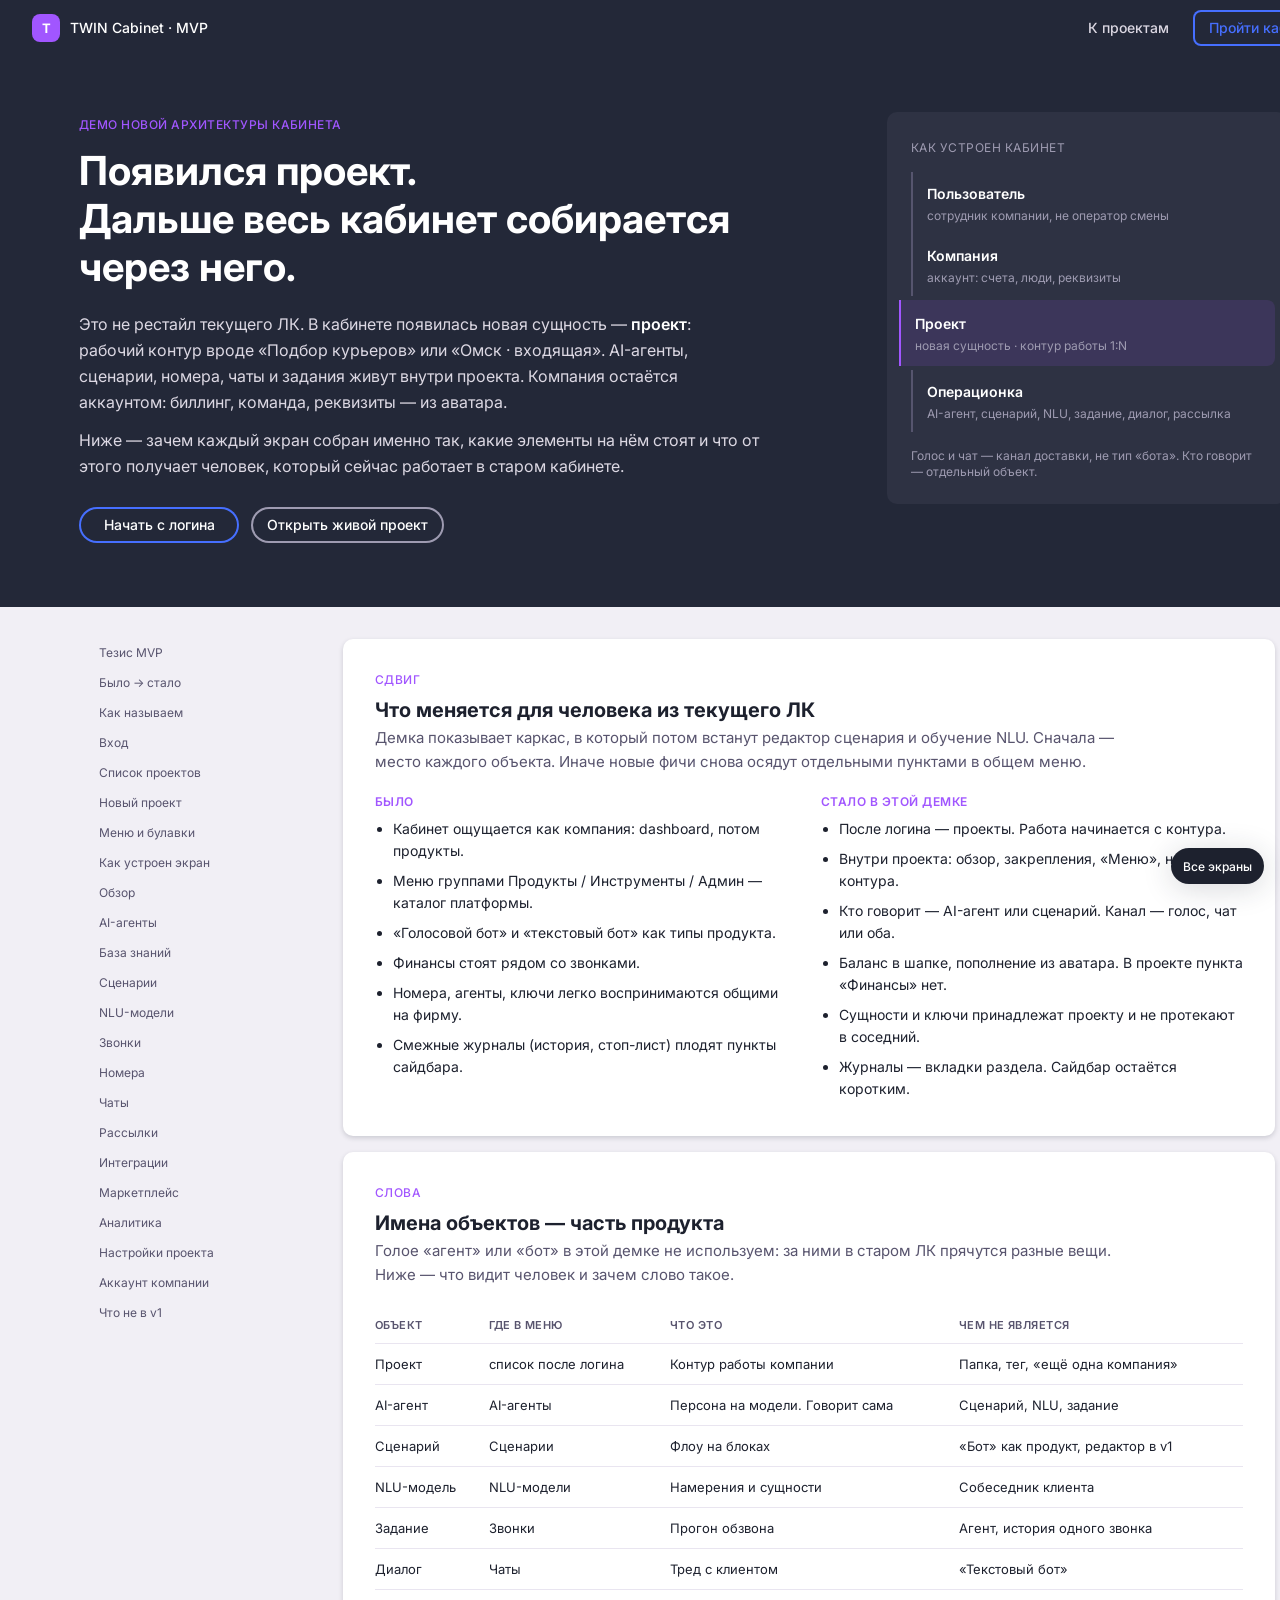
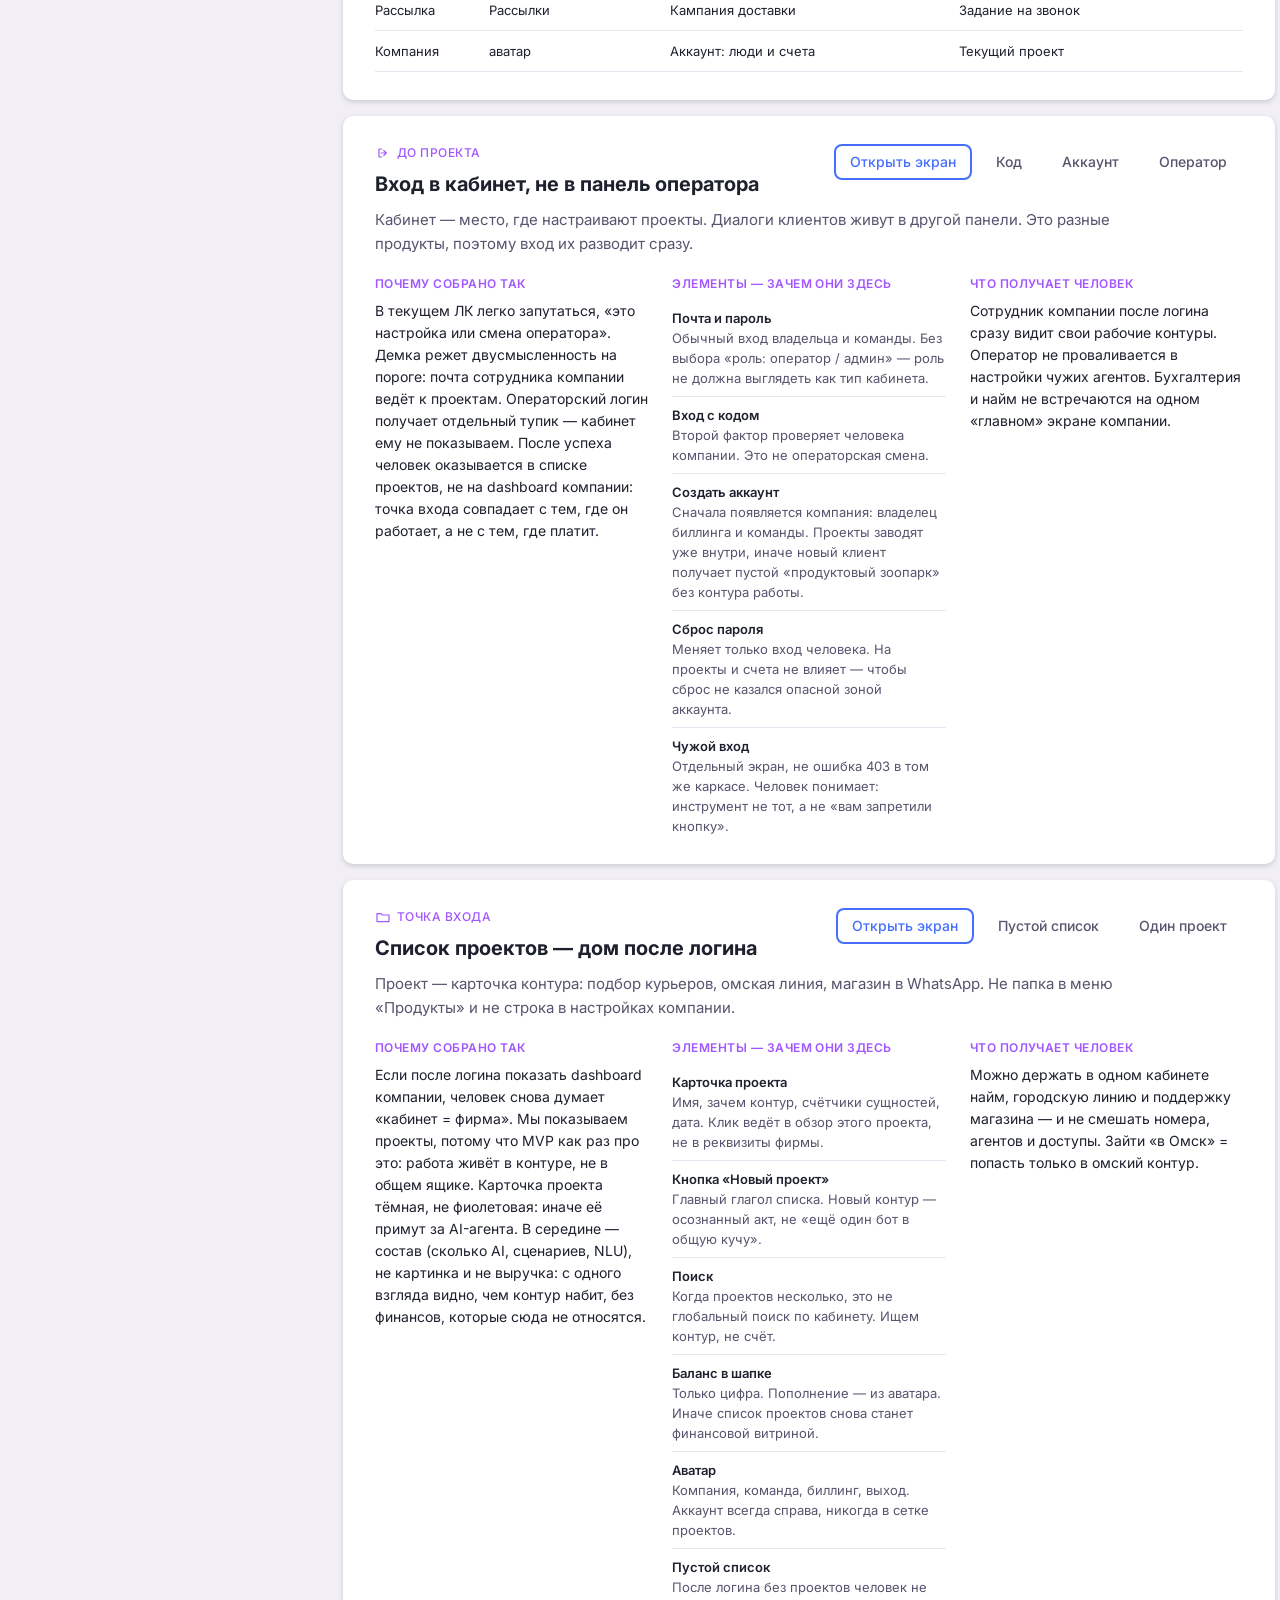
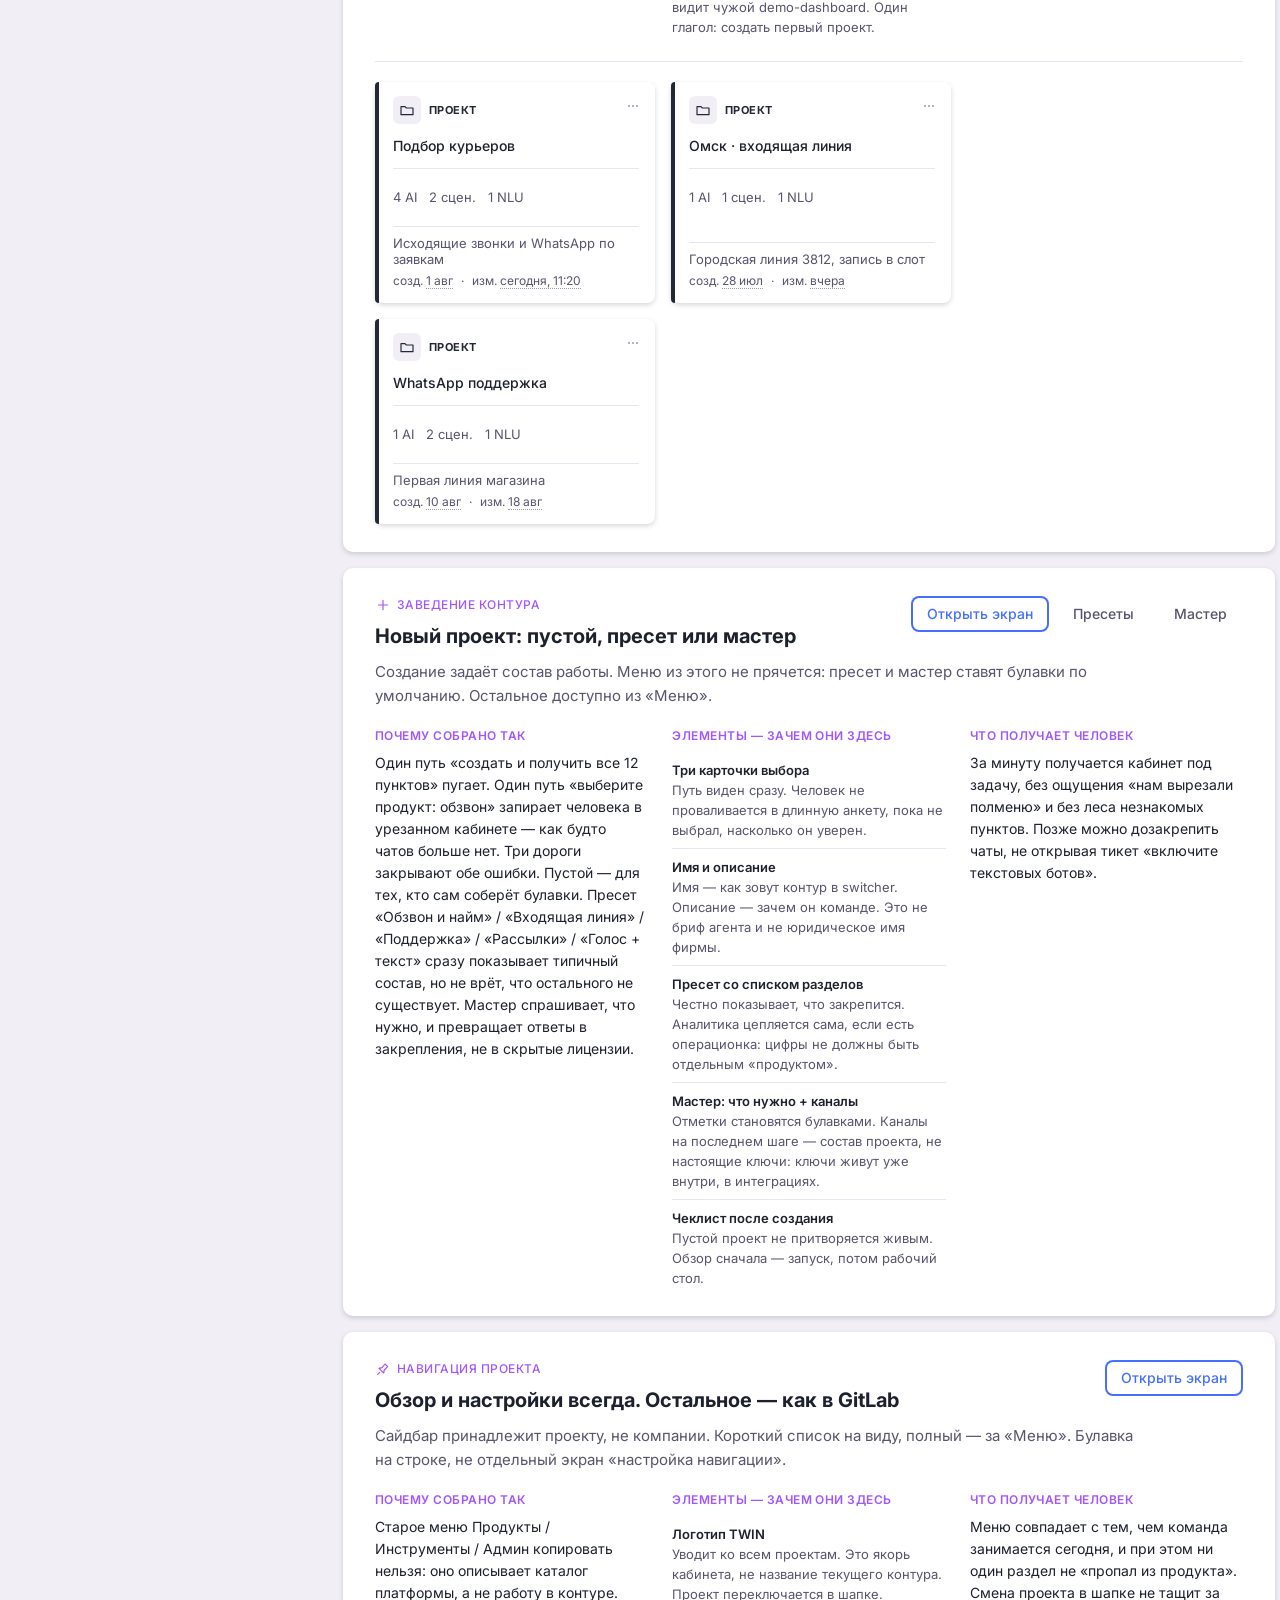
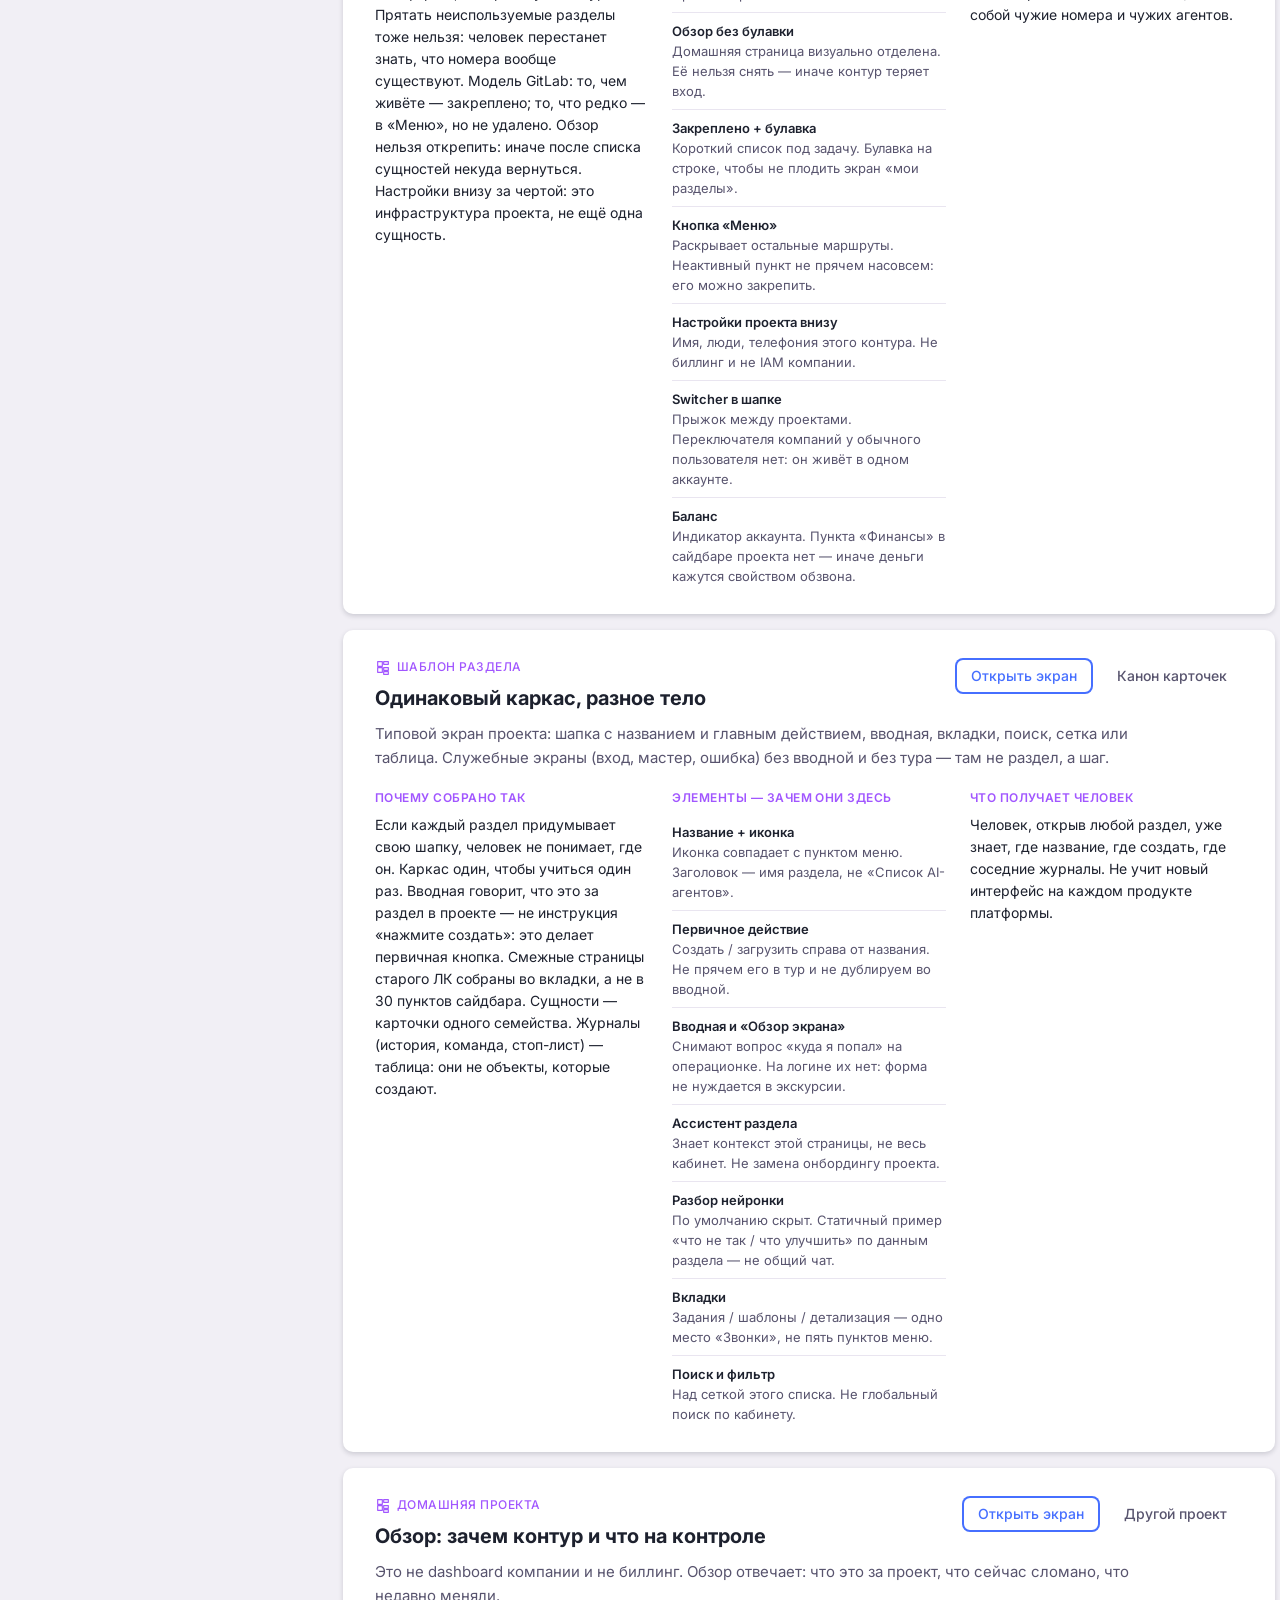
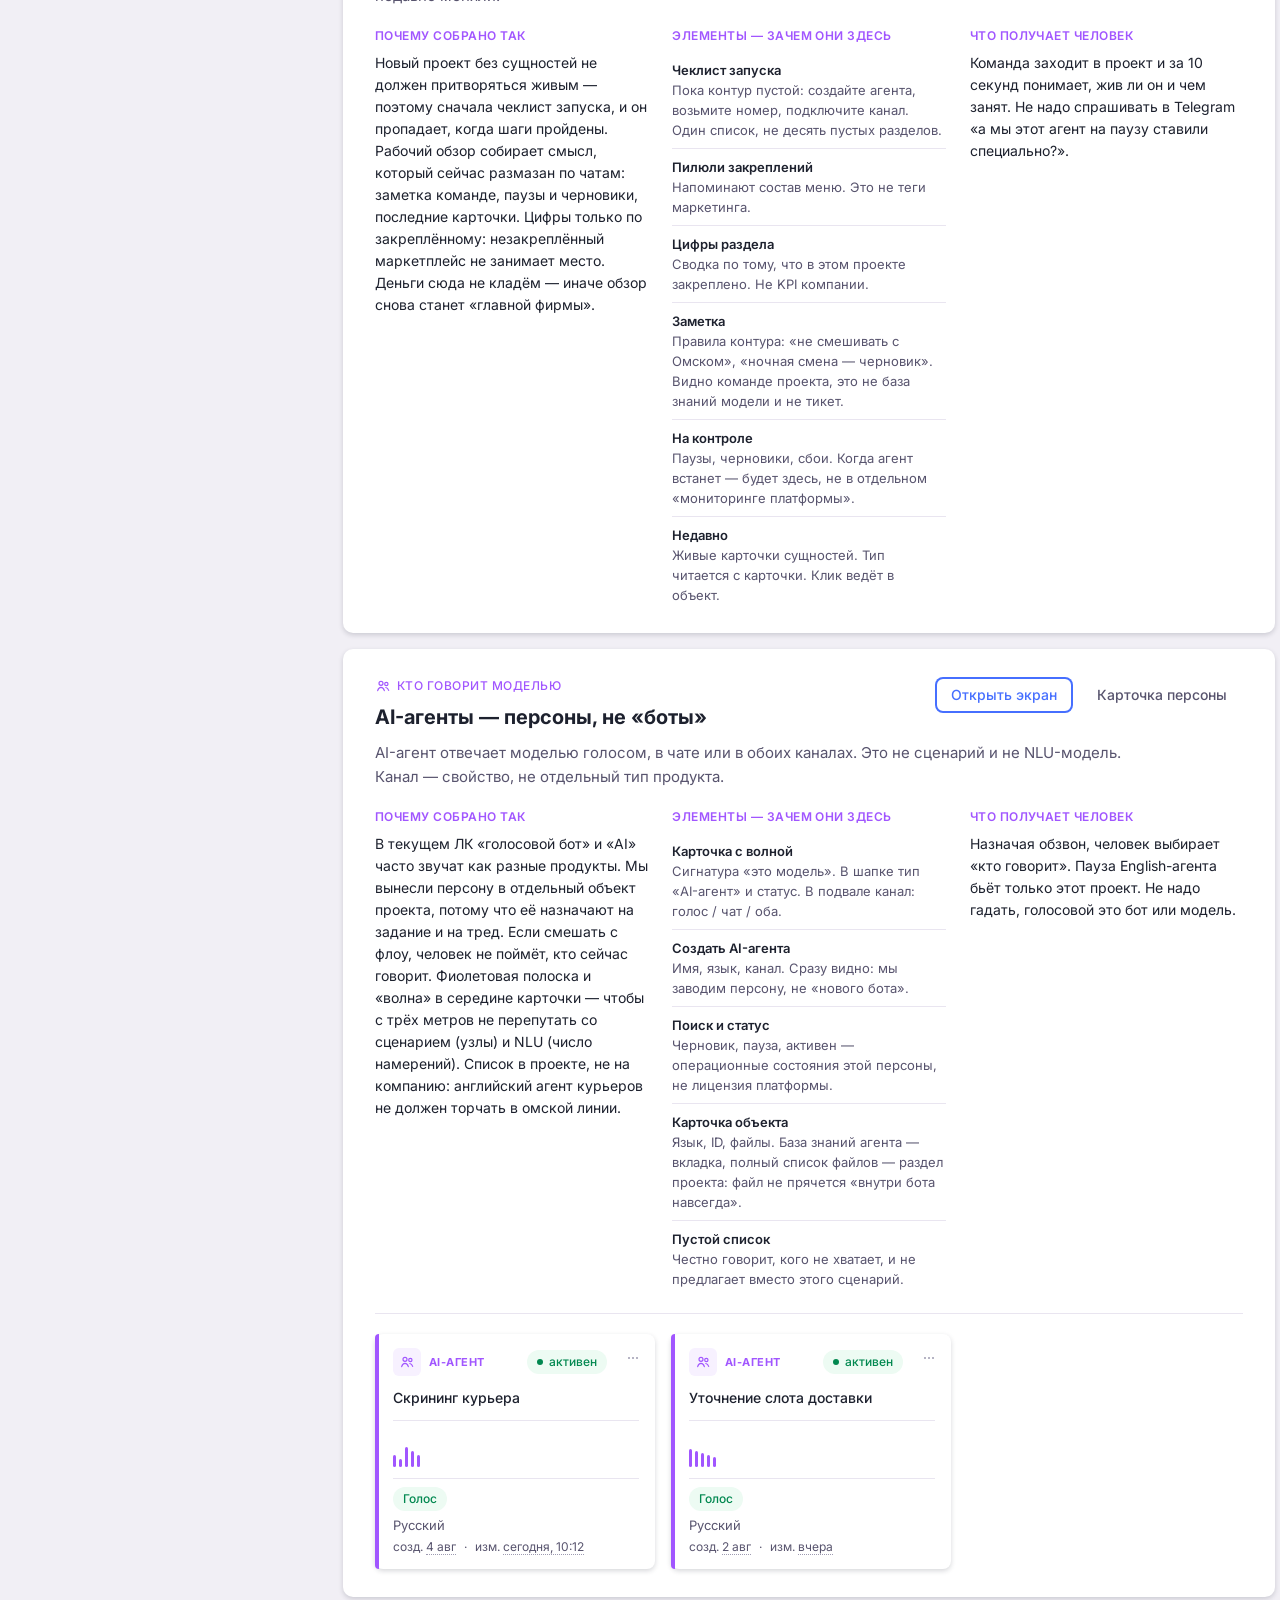
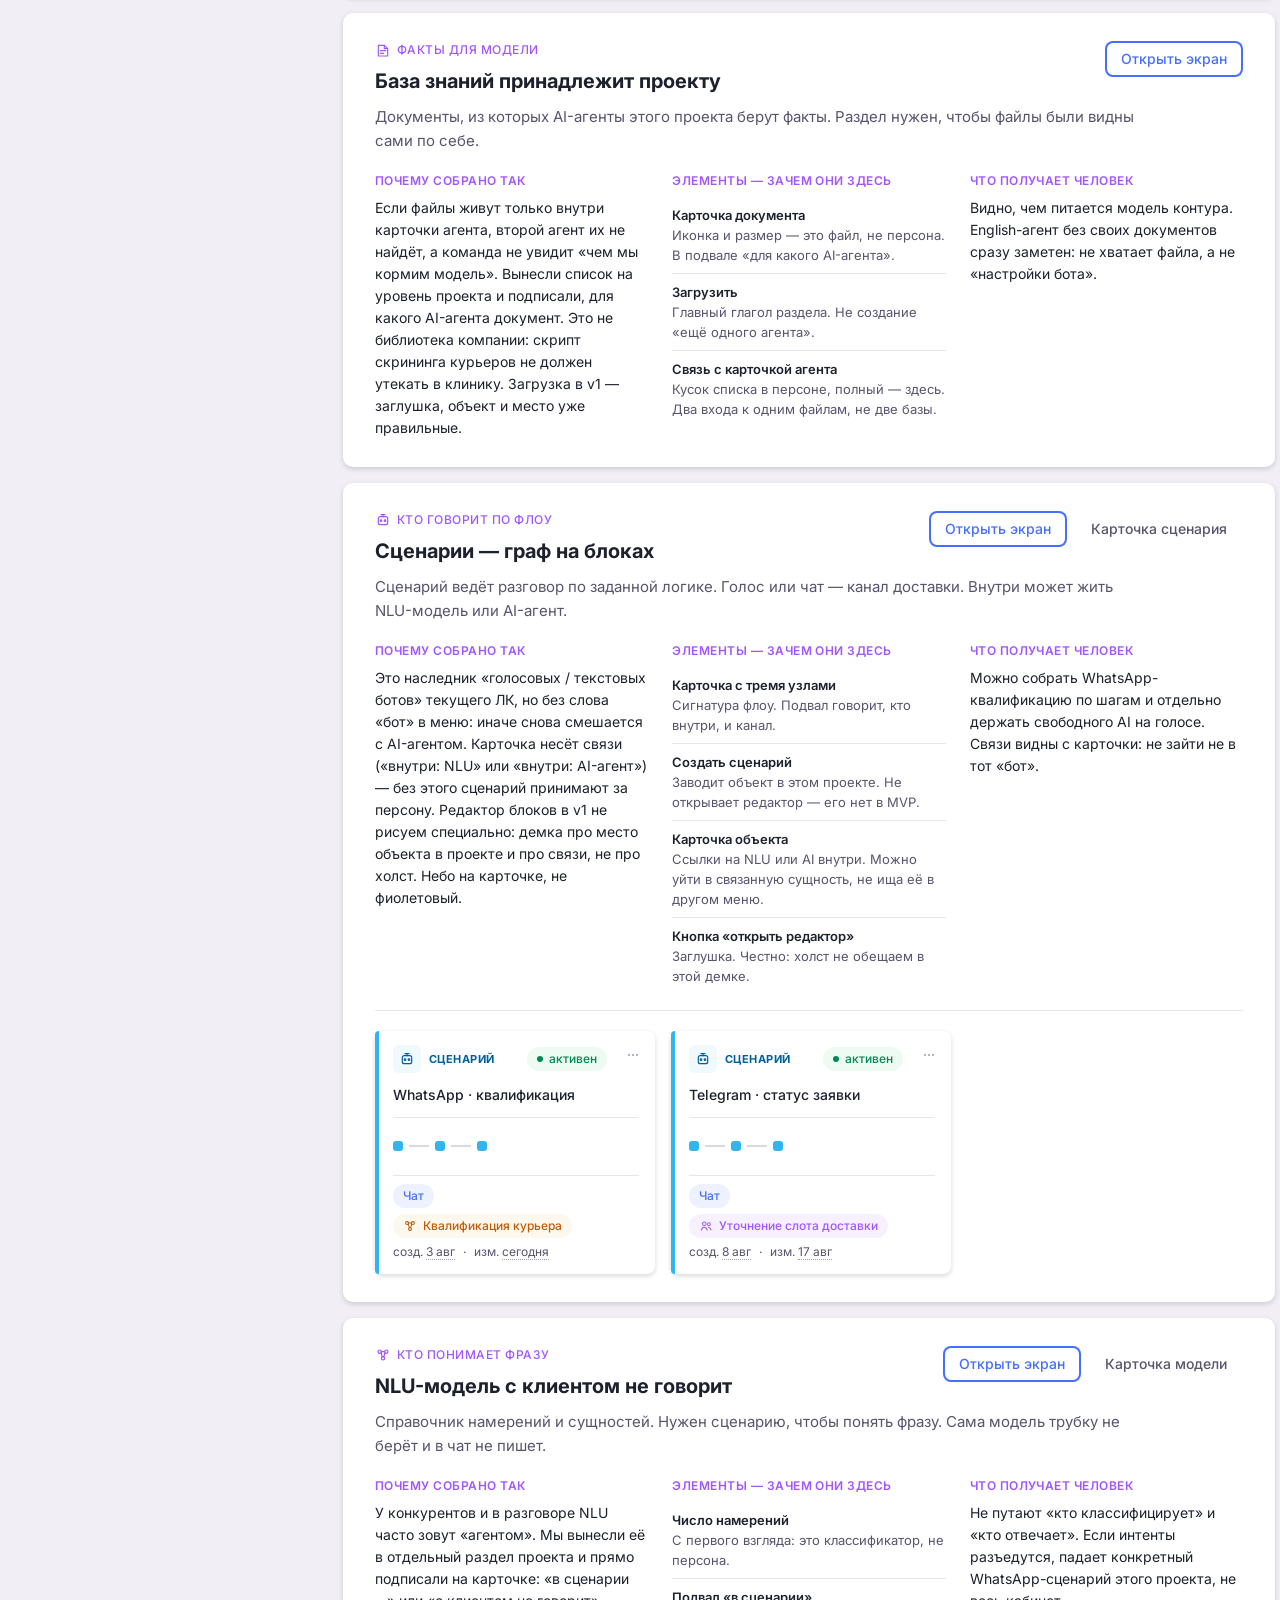
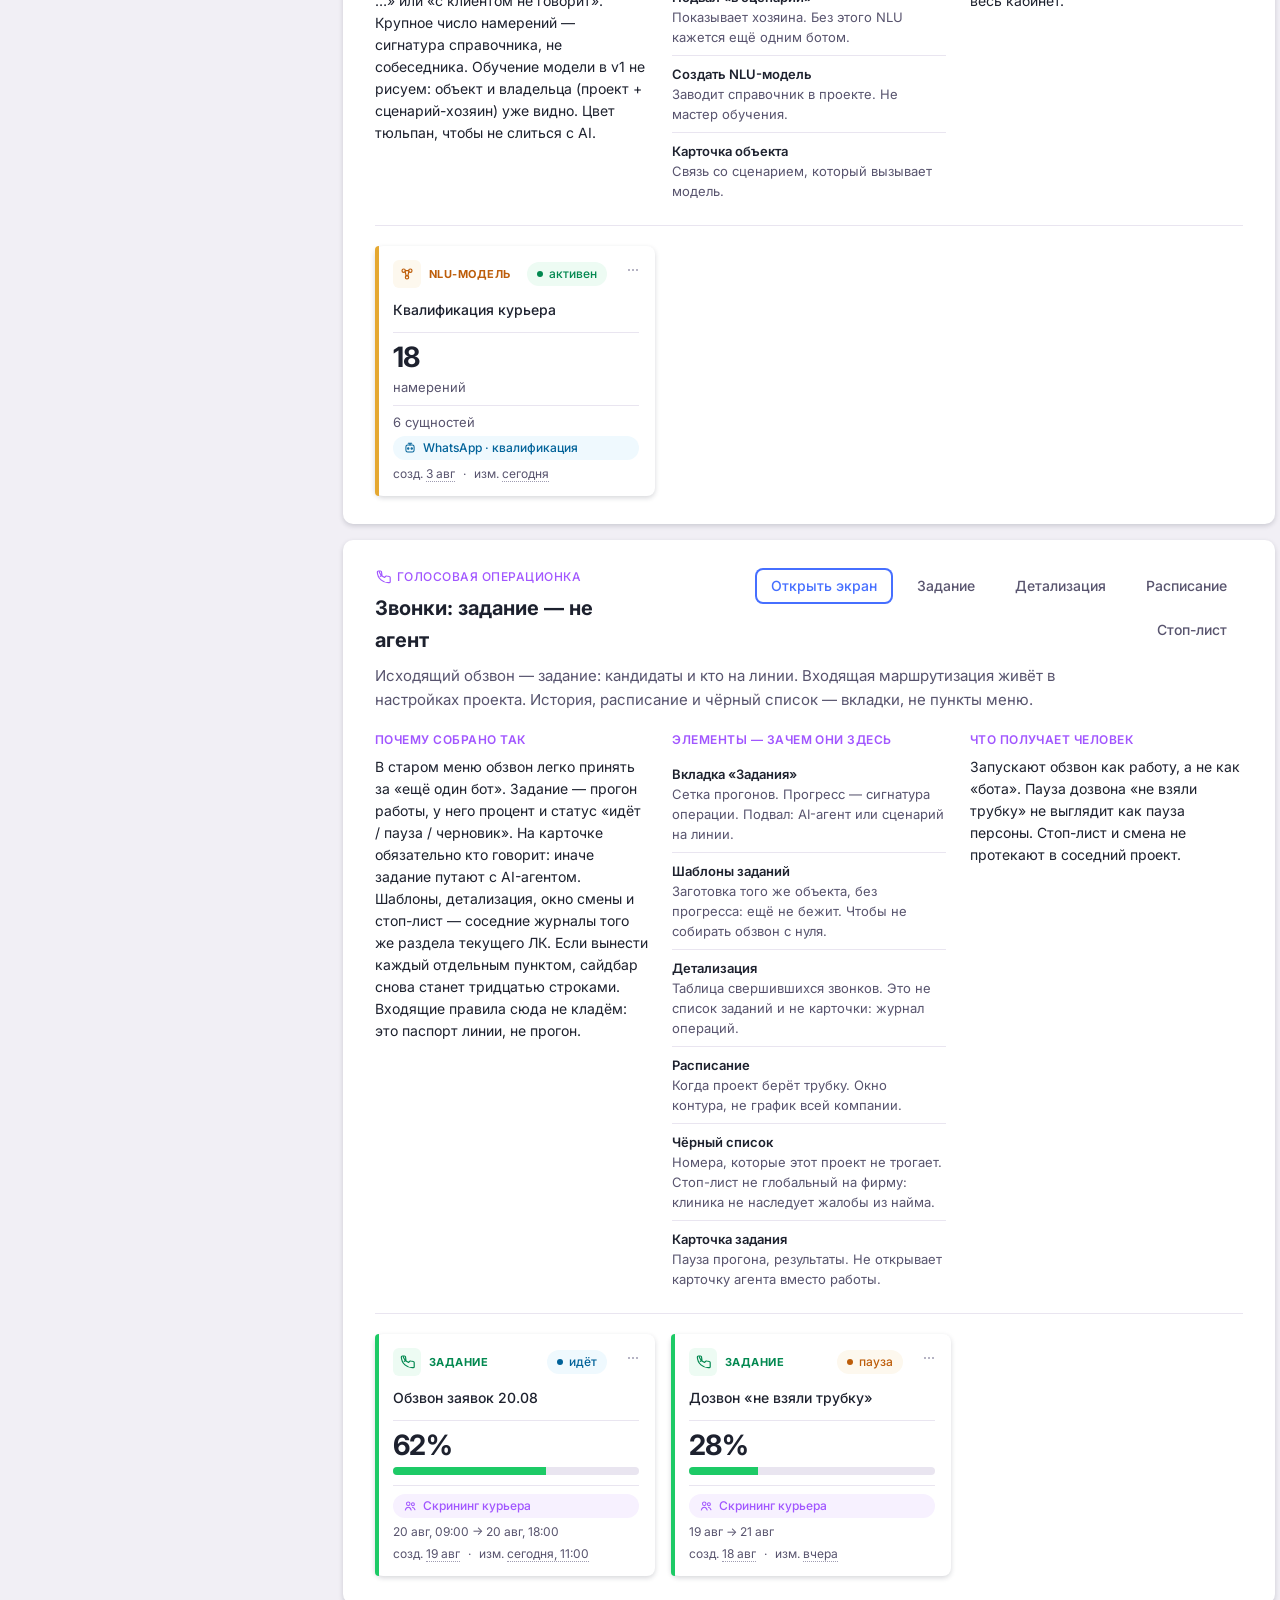
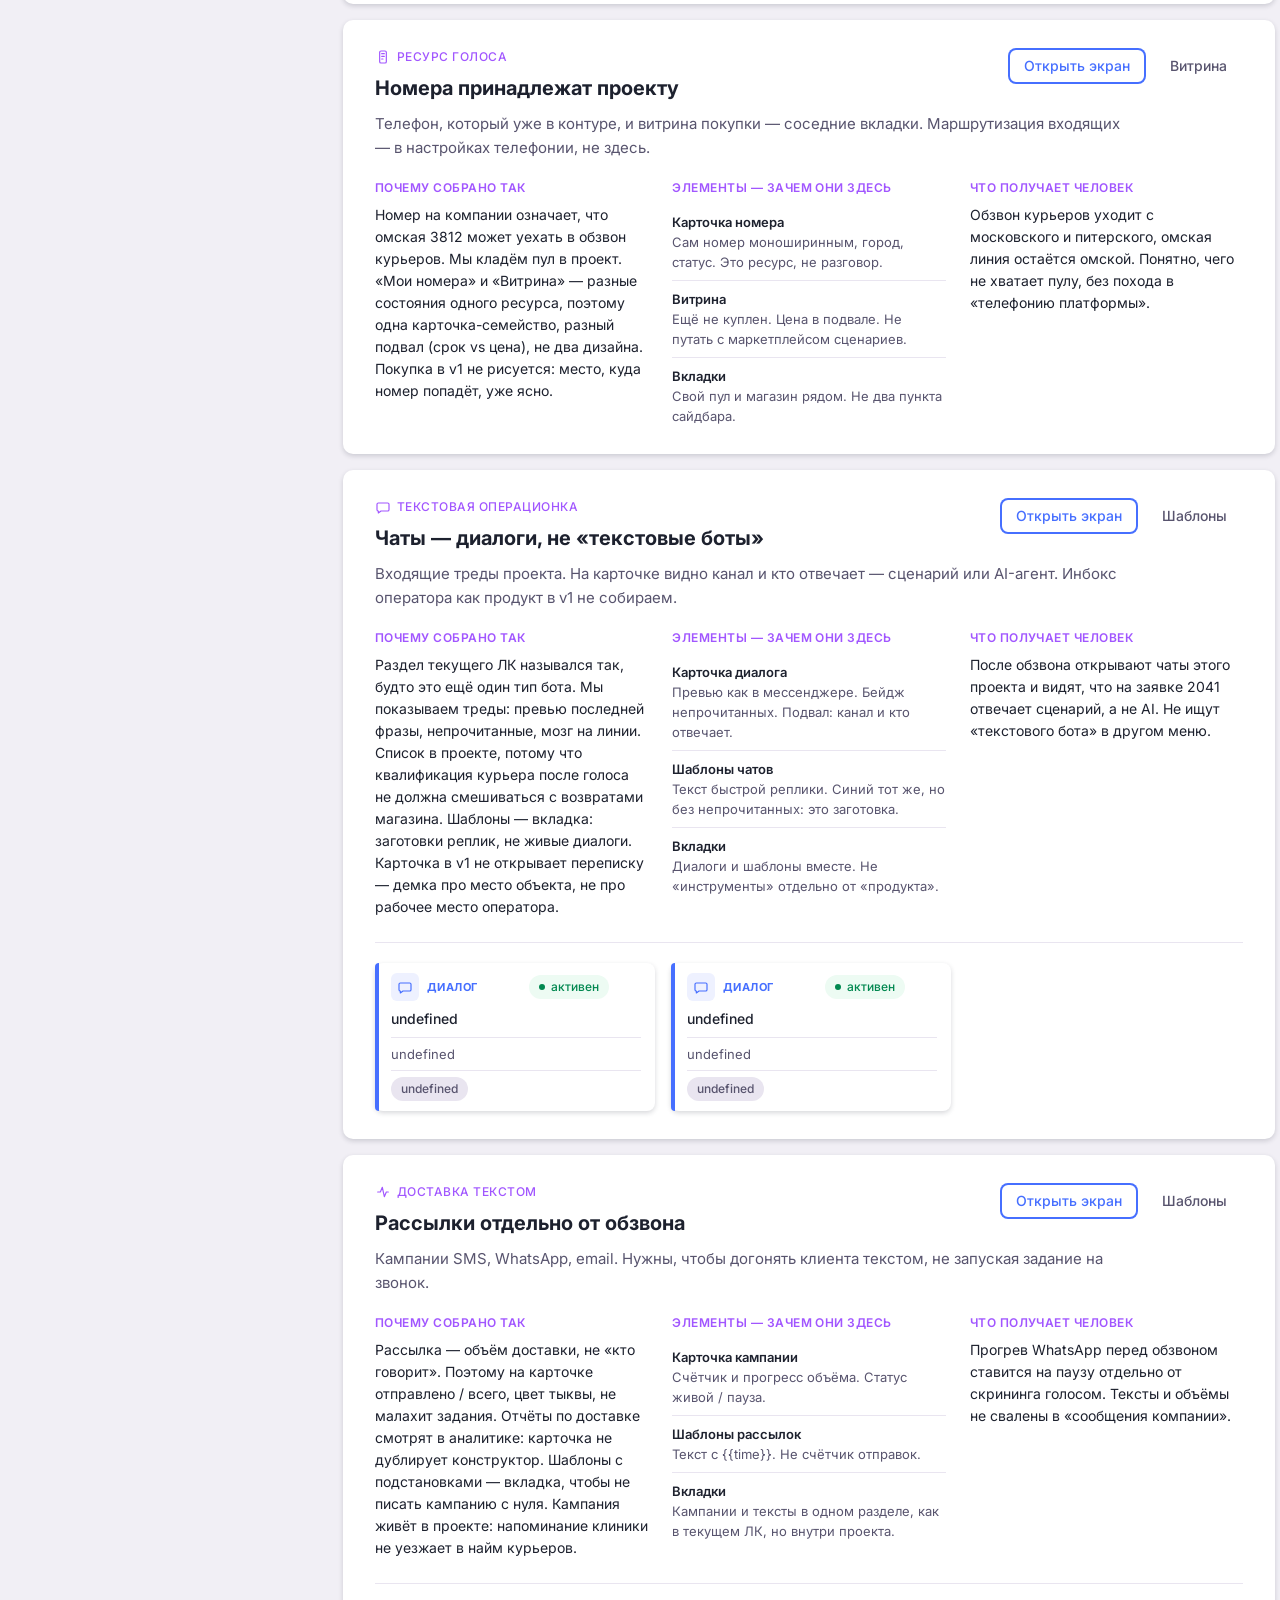
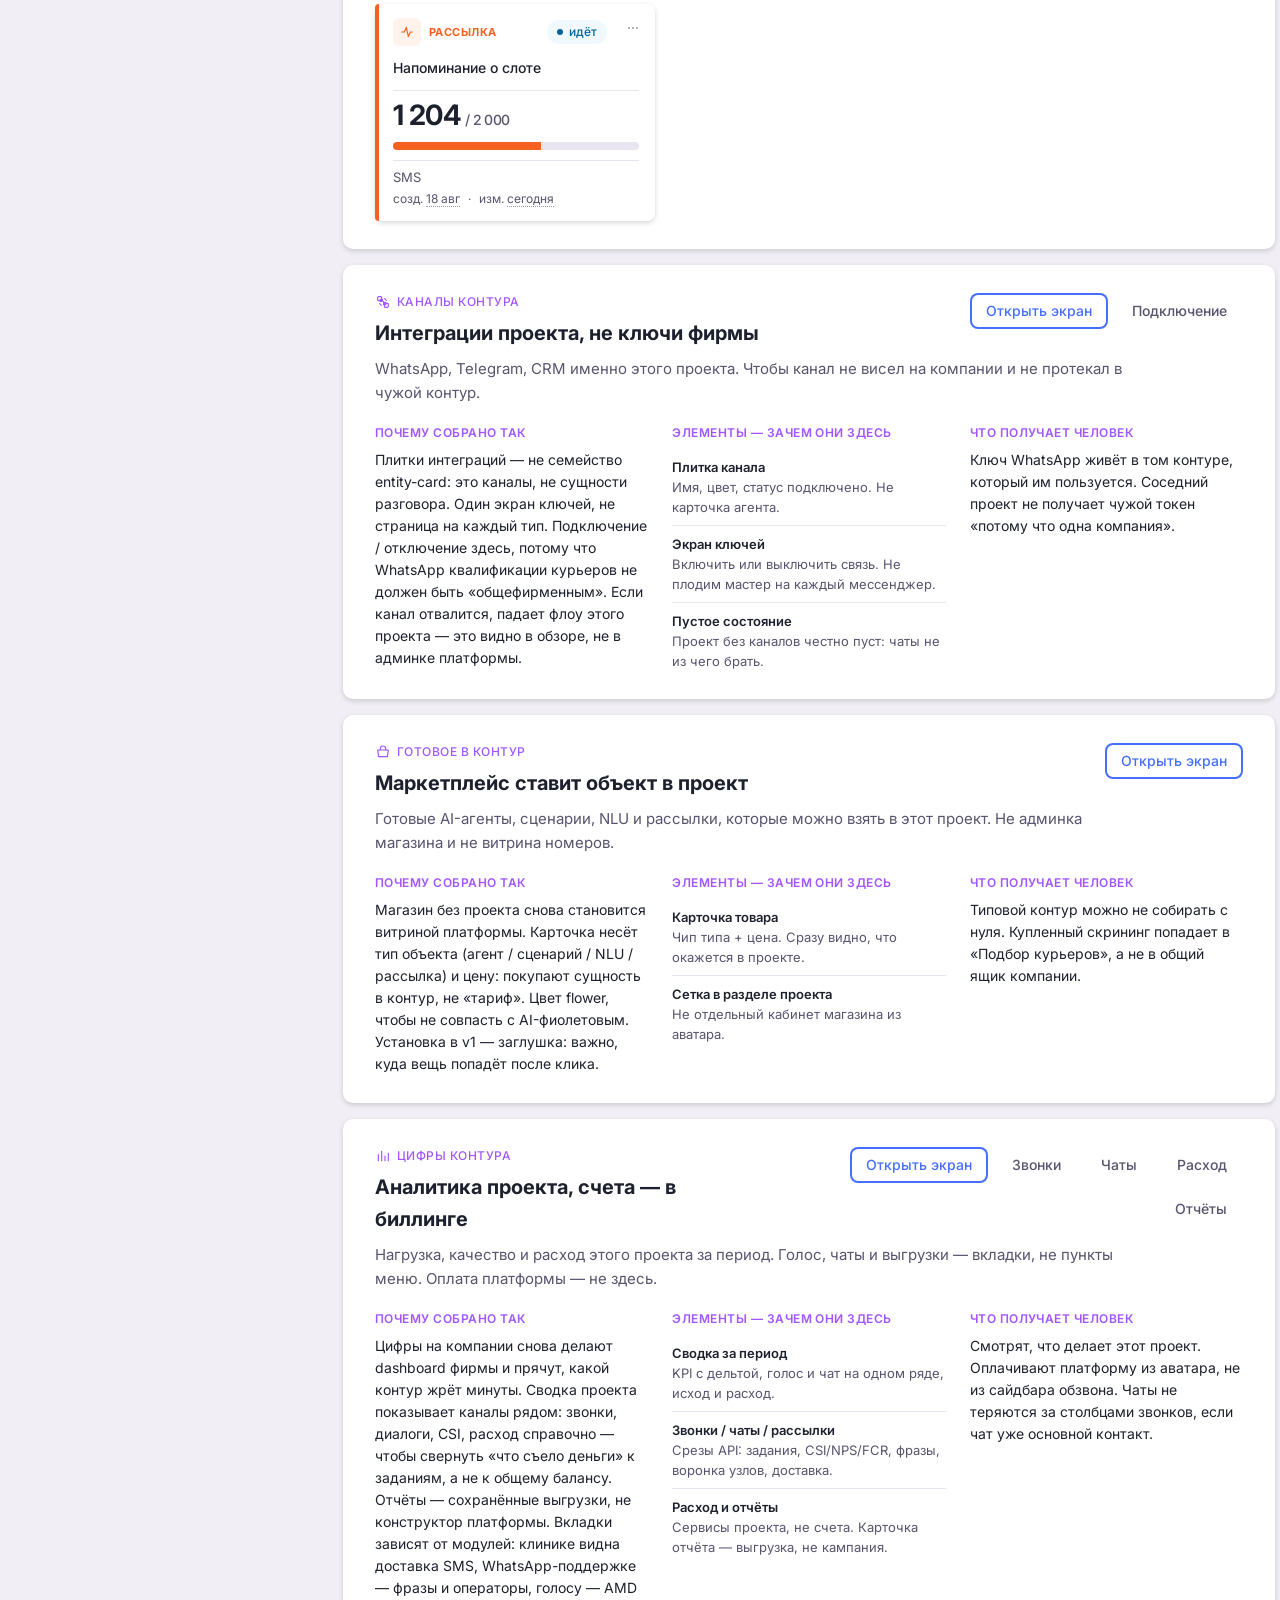
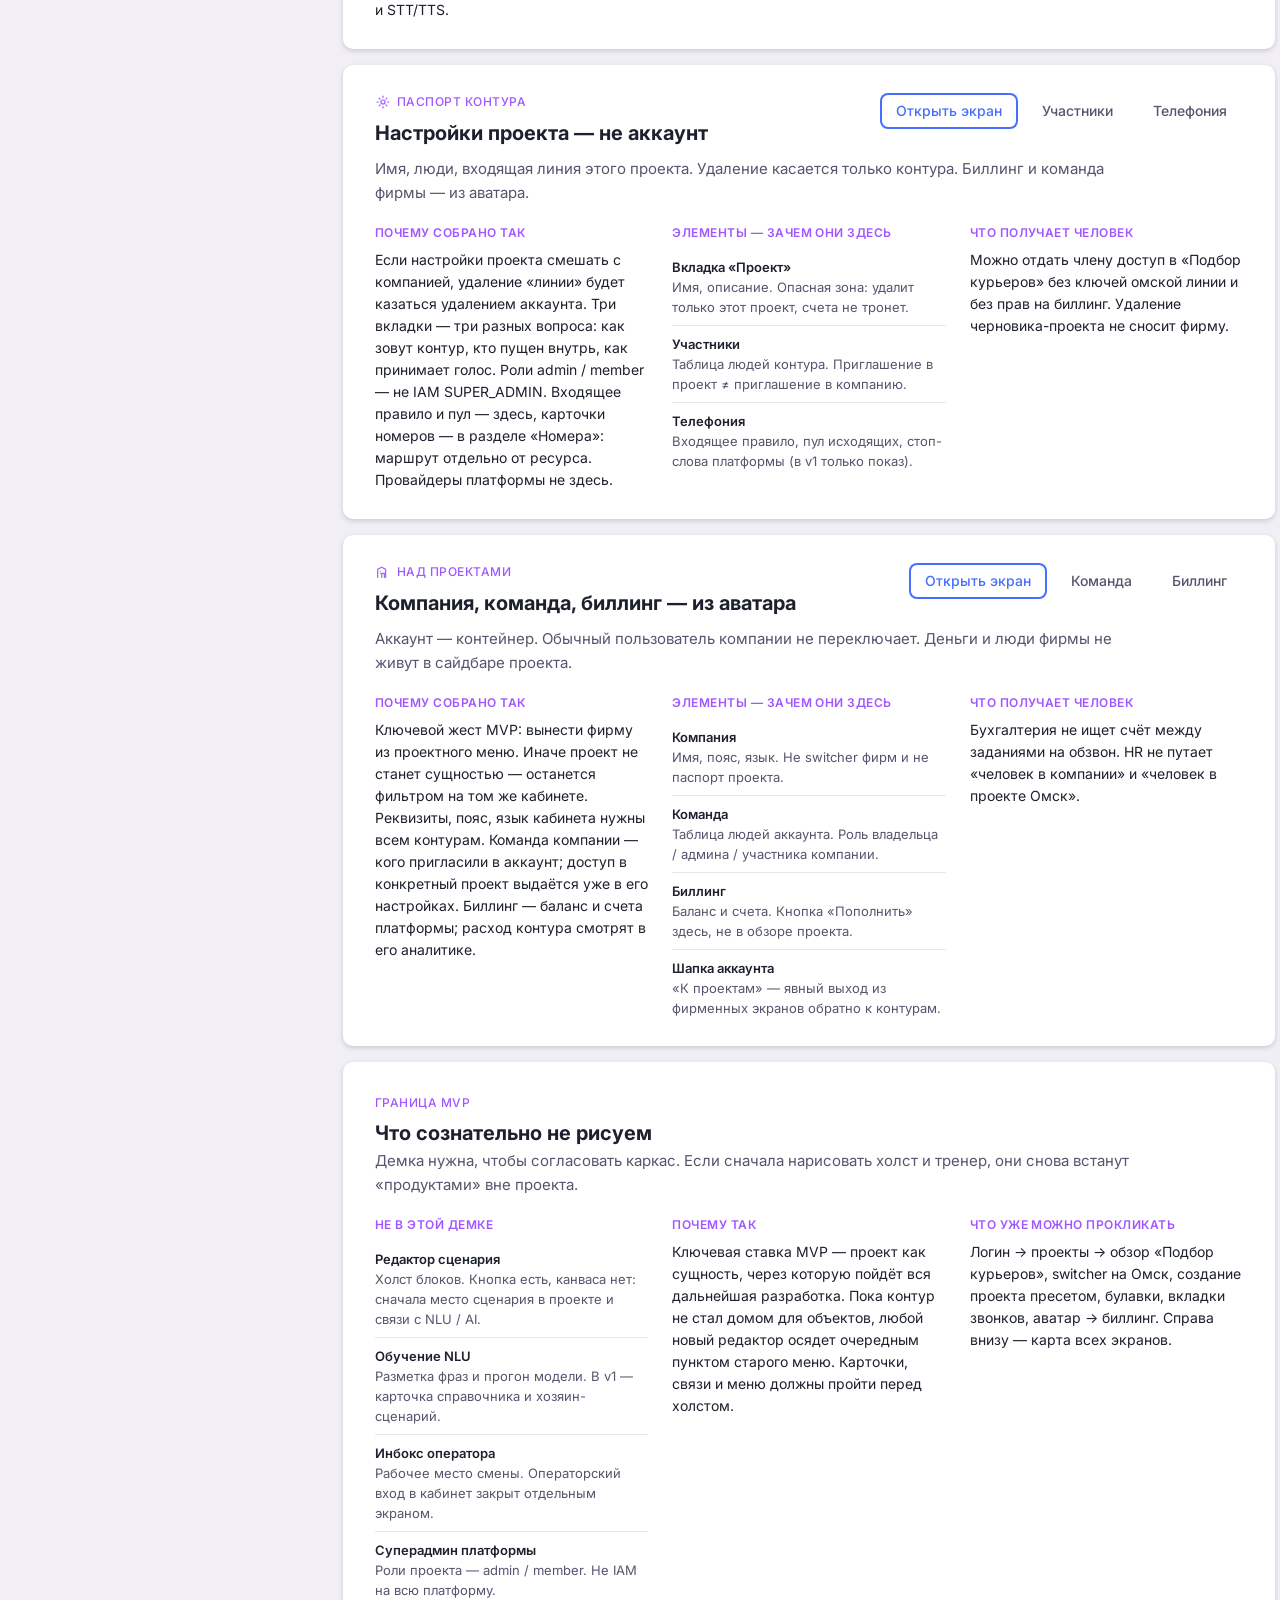
<file: index.html>
<!doctype html>
<html lang="ru">
  <head>
    <meta charset="utf-8" />
    <meta name="viewport" content="width=1366" />
    <title>TWIN Cabinet · Project-first v1</title>
    <link rel="preconnect" href="https://fonts.googleapis.com" />
    <link rel="preconnect" href="https://fonts.gstatic.com" crossorigin />
    <link
      href="https://fonts.googleapis.com/css2?family=IBM+Plex+Mono:wght@400;500&family=Inter:wght@400;500;700&display=swap"
      rel="stylesheet"
    />
    <link rel="stylesheet" href="css/app.css" />
  </head>
  <body>
    <div id="app"></div>
    <button class="proto-fab" type="button" id="proto-toggle">Все экраны</button>
    <div class="proto-panel hidden" id="proto-panel"></div>
    <!-- Order matters. No bundler — GitHub Pages serves these as-is. -->
    <script src="js/icons.js"></script>
    <script src="js/data.js"></script>
    <script src="js/state.js"></script>
    <script src="js/kinds.js"></script>
    <script src="js/cards.js"></script>
    <script src="js/shell.js"></script>
    <script src="js/guide.js"></script>
    <script src="js/screens-auth.js"></script>
    <script src="js/screens-projects.js"></script>
    <script src="js/screens-ops.js"></script>
    <script src="js/entity-crud.js"></script>
    <script src="js/screens-account.js"></script>
    <script src="js/screens-lab.js"></script>
    <script src="js/screens-landing.js"></script>
    <script src="js/proto.js"></script>
    <script src="js/boot.js"></script>
  </body>
</html>
</file>
<file: css/app.css>
:root {
  --superdark: #1d212e;
  --dark: #232838;
  --mediumdark: #2e3243;
  --mediumdark-02: #444158;
  --mediumdark-03: #56556e;
  --lightdark: #58546e;
  --darkgrey: #9e9bb1;
  --grey: #dcd8e3;
  --lightgrey: #e9e5f0;
  --light: #f1eff5;
  --superlight: #f8f7fa;
  --white: #ffffff;

  --purple: #a156ff;
  --purple-08: #f7f1ff;
  --blue: #466fff;
  --sky: #32b5ee;
  --sky-08: #eff9fe;
  --turquoise: #26cfbb;
  --turquoise-08: #e9faf7;
  --malachite: #1dca66;
  --malachite-08: #edfbf3;
  --green: #71ca00;
  --green-08: #f3fbe6;
  --pink: #ff4286;
  --pink-08: #fff0f6;
  --coralred: #ff4242;
  --coralred-08: #fff0f0;
  --pumpkin: #f66020;
  --pumpkin-08: #fff3ec;
  --tulip: #e5a831;
  --tulip-08: #fdf8ee;
  --flower: #dac400;

  --shadow-small: 0 2px 5px rgba(35, 40, 56, 0.18);
  --shadow-soft: 0 4px 40px rgba(158, 155, 177, 0.18);
  --shadow-medium: 0 4px 30px rgba(35, 40, 56, 0.18);

  --r4: 4px;
  --r8: 8px;
  --r10: 10px;
  --r20: 20px;
  --chip: 20px;

  --sidebar: 240px;
  --sidebar-collapsed: 56px;
  --topbar: 56px;

  --font: Inter, system-ui, sans-serif;
  --mono: "IBM Plex Mono", ui-monospace, monospace;
}

* { box-sizing: border-box; }
html, body { margin: 0; height: 100%; }
body {
  font-family: var(--font);
  font-size: 14px;
  line-height: 24px;
  color: var(--superdark);
  background: var(--dark);
  min-width: 1366px;
  min-height: 900px;
}
button, input, select, textarea { font-family: inherit; }
a { color: inherit; }
button { cursor: pointer; }
.mono { font-family: var(--mono); font-size: 12px; line-height: 16px; }

.h1 { font-size: 30px; line-height: 40px; font-weight: 700; margin: 0; }
.h2 { font-size: 20px; line-height: 32px; font-weight: 700; margin: 0; }
.h3 { font-size: 18px; line-height: 24px; font-weight: 700; margin: 0; }
.h4 { font-size: 16px; line-height: 24px; font-weight: 500; margin: 0; }
.h5 { font-size: 14px; line-height: 24px; font-weight: 500; margin: 0; }
.h6 { font-size: 13px; line-height: 16px; font-weight: 500; margin: 0; }
.normal { font-size: 14px; line-height: 24px; font-weight: 400; }
.small { font-size: 13px; line-height: 16px; font-weight: 400; }
.verysmall { font-size: 12px; line-height: 16px; font-weight: 400; }
.muted { color: var(--lightdark); }
.muted-dark { color: var(--darkgrey); }
.flush { margin: 0; }

/* Buttons — Twin ring-fill */
.btn {
  display: inline-flex;
  align-items: center;
  justify-content: center;
  gap: 8px;
  min-height: 36px;
  padding: 6px 16px;
  border: 0;
  border-radius: var(--r8);
  background: transparent;
  color: var(--blue);
  box-shadow: inset 0 0 0 2px var(--blue);
  font-size: 14px;
  font-weight: 500;
  line-height: 24px;
  transition: 0.2s;
  white-space: nowrap;
  text-decoration: none;
}
a.btn { text-decoration: none; }
.btn:hover, .btn:focus-visible { background: var(--blue); color: #fff; outline: none; }
.btn:disabled, .btn.is-disabled {
  color: var(--darkgrey);
  box-shadow: inset 0 0 0 2px var(--grey);
  background: transparent;
  cursor: not-allowed;
  pointer-events: none;
}
.btn-secondary { color: var(--superdark); box-shadow: inset 0 0 0 2px var(--grey); }
.btn-secondary:hover { background: var(--light); color: var(--superdark); }
.btn-ghost { color: var(--lightdark); box-shadow: none; }
.btn-ghost:hover { background: var(--lightgrey); color: var(--superdark); }
.btn-danger { color: var(--coralred); box-shadow: inset 0 0 0 2px var(--coralred); }
.btn-danger:hover { background: var(--coralred); color: #fff; }
.btn-auth {
  border-radius: 30px;
  color: #fff;
  box-shadow: inset 0 0 0 2px var(--blue);
  min-width: 160px;
}
.btn-auth:hover { background: var(--blue); color: #fff; }
.btn-auth.secondary { box-shadow: inset 0 0 0 2px var(--darkgrey); }
.btn-auth.secondary:hover { background: var(--darkgrey); }
.icon-btn {
  width: 36px; height: 36px; padding: 0;
  display: inline-flex; align-items: center; justify-content: center;
  border: 0; border-radius: var(--r8); background: transparent; color: var(--lightdark);
}
.icon-btn:hover { background: var(--lightgrey); color: var(--superdark); }
.icon-btn.on-dark { color: var(--darkgrey); }
.icon-btn.on-dark:hover { background: var(--mediumdark); color: #fff; }

.icon { width: 24px; height: 24px; flex: 0 0 24px; display: inline-flex; }
.icon svg { width: 24px; height: 24px; display: block; }
.icon-16 { width: 16px; height: 16px; flex-basis: 16px; }
.icon-16 svg { width: 16px; height: 16px; }

/* Inputs */
.field { display: flex; flex-direction: column; gap: 6px; }
.field label { font-size: 13px; line-height: 16px; font-weight: 500; color: var(--lightdark); }
.input, .select, .textarea {
  width: 100%;
  height: 40px;
  padding: 8px 12px;
  border: 1px solid var(--grey);
  border-radius: var(--r8);
  background: var(--white);
  color: var(--superdark);
  font-size: 14px;
  line-height: 24px;
  outline: none;
}
.input:focus, .select:focus, .textarea:focus { border-color: var(--blue); box-shadow: 0 0 0 3px rgba(70, 111, 255, 0.15); }
.textarea { height: auto; min-height: 88px; resize: vertical; }
.search {
  display: flex; align-items: center; gap: 8px;
  height: 40px; padding: 0 12px;
  background: var(--white); border: 1px solid var(--grey); border-radius: var(--r8);
}
.search input { border: 0; outline: 0; flex: 1; background: transparent; font-size: 14px; }
.auth-input {
  background: var(--mediumdark);
  border: 1px solid transparent;
  color: #fff;
}
.auth-input::placeholder { color: var(--darkgrey); }
.auth-input:focus { border-color: var(--blue); background: var(--mediumdark); }

/* Ordinary chips — status, channel, type, section. Pill, no icon. */
.chip {
  display: inline-flex; align-items: center; gap: 6px;
  height: 24px; padding: 0 10px;
  border-radius: var(--chip);
  font-size: 12px; line-height: 16px; font-weight: 500;
  background: var(--lightgrey); color: var(--lightdark);
}
.chip-draft { background: var(--lightgrey); color: var(--lightdark); }
.chip-active { background: var(--malachite-08); color: #028850; }
.chip-paused { background: var(--tulip-08); color: #bd5d0a; }
.chip-error { background: var(--coralred-08); color: var(--coralred); }
.chip-running { background: var(--sky-08); color: #006299; }
.chip-connected { background: var(--purple-08); color: var(--purple); }
.chip-kind-ai { background: var(--purple-08); color: var(--purple); }
.chip-kind-graph { background: var(--sky-08); color: #006299; }
.chip-kind-nlu { background: var(--tulip-08); color: #bd5d0a; }
.chip-kind-job { background: var(--malachite-08); color: #028850; }
.chip-kind-chat { background: #eef1ff; color: var(--blue); }
.chip-kind-campaign { background: var(--pumpkin-08); color: var(--pumpkin); }
.chip-kind-project { background: var(--light); color: var(--dark); }
.chip-kind-doc { background: var(--pink-08); color: var(--pink); }
.chip-kind-phone { background: var(--turquoise-08); color: #0f8f82; }
.chip-kind-report { background: var(--green-08); color: #4a8a00; }
.chip-kind-market { background: #fbf8dc; color: #8a7900; }
.chip-kind-int { background: var(--superlight); color: var(--lightdark); }
.chip-medium-voice { background: var(--malachite-08); color: #028850; }
.chip-medium-text { background: #eef1ff; color: var(--blue); }
.chip-medium-both { background: var(--superlight); color: var(--lightdark); }
.chips { display: flex; flex-wrap: wrap; gap: 6px; align-items: center; }
.rel-line { display: flex; flex-wrap: wrap; gap: 6px; align-items: center; font-size: 12px; line-height: 16px; color: var(--lightdark); }
.dot { width: 6px; height: 6px; border-radius: 50%; background: currentColor; }

/* Unique entity chip — kind color + icon + name. Same pill as .chip, not a card. */
.entity-chip {
  max-width: 100%;
  overflow: hidden; text-overflow: ellipsis; white-space: nowrap;
  vertical-align: middle;
}
.entity-chip .icon { width: 14px; height: 14px; flex: 0 0 14px; color: inherit; }
.entity-chip .icon svg { width: 14px; height: 14px; }
a.entity-chip-link { display: inline-flex; max-width: 100%; text-decoration: none; }
.entity-dates {
  display: flex; flex-wrap: wrap; gap: 8px;
}
.entity-dates span { white-space: nowrap; }
.when {
  border-bottom: 1px dotted var(--darkgrey);
  cursor: help;
}
.entity-pick {
  display: flex; align-items: center; justify-content: space-between; gap: 8px;
  width: 100%; min-height: 40px; padding: 4px 8px 4px 6px;
  border: 1px solid var(--grey); border-radius: var(--r8);
  background: var(--white); color: inherit; text-align: left;
}
.entity-pick:hover { border-color: var(--blue); }
.entity-pick .icon { color: var(--lightdark); }
.entity-pick-val { min-width: 0; display: flex; align-items: center; }
p .entity-chip { margin: 0 2px; vertical-align: -4px; }

/* Layout */
.app { display: flex; min-height: 100%; background: var(--light); }
.app.collapsed .sidebar { width: var(--sidebar-collapsed); }
.app.collapsed .nav-label, .app.collapsed .nav-section, .app.collapsed .brand-text { display: none; }
.app.collapsed .nav-item { justify-content: center; padding: 0; width: 40px; margin: 0 auto; }

.sidebar {
  width: var(--sidebar);
  flex: 0 0 auto;
  background: var(--dark);
  color: #fff;
  display: flex;
  flex-direction: column;
  min-height: 100vh;
  padding: 12px 8px 16px;
}
.brand {
  display: flex; align-items: center; gap: 10px;
  height: 40px; padding: 0 8px; margin-bottom: 8px;
  color: var(--superdark); text-decoration: none;
}
.sidebar .brand { color: #fff; margin-bottom: 8px; }
.brand-mark {
  width: 28px; height: 28px; border-radius: 8px;
  background: var(--purple);
  display: grid; place-items: center;
  font-weight: 700; font-size: 13px; color: #fff;
}
.nav { display: flex; flex-direction: column; gap: 2px; flex: 1; }
.nav-item {
  display: flex; align-items: center; gap: 10px;
  height: 40px; padding: 0 12px;
  border-radius: var(--r8);
  color: var(--darkgrey);
  text-decoration: none;
  font-size: 14px; font-weight: 500;
}
.nav-item:hover { background: var(--mediumdark); color: #fff; }
.nav-item.is-active { background: var(--mediumdark); color: #fff; }
.nav-item.is-active .icon { color: var(--purple); }
.nav-divider { height: 1px; background: var(--mediumdark); margin: 8px 12px; }
.sidebar-foot { padding: 8px; }

.main { flex: 1; display: flex; flex-direction: column; min-width: 0; min-height: 100vh; }
.topbar {
  height: var(--topbar);
  flex: 0 0 auto;
  display: flex; align-items: center; justify-content: space-between;
  gap: 16px;
  padding: 0 32px;
  background: var(--white);
  border-bottom: 1px solid var(--lightgrey);
}
.topbar-left, .topbar-right { display: flex; align-items: center; gap: 12px; }
.switcher {
  display: flex; align-items: center; gap: 8px;
  height: 36px; padding: 0 10px 0 12px;
  border-radius: var(--r8);
  background: var(--superlight);
  border: 0; color: var(--superdark);
  font-weight: 500;
  max-width: 280px;
}
.switcher:hover { background: var(--lightgrey); }
.balance {
  display: flex; align-items: center; gap: 8px;
  height: 32px; padding: 0 12px;
  border-radius: var(--chip);
  background: var(--superlight);
  color: var(--lightdark);
  font-size: 13px;
}
.avatar {
  width: 32px; height: 32px; border-radius: 50%;
  background: var(--purple); color: #fff;
  display: grid; place-items: center;
  font-size: 12px; font-weight: 700; border: 0;
}

.page { padding: 24px 32px 48px; flex: 1; }
.page-header {
  display: flex; align-items: flex-start; justify-content: space-between;
  gap: 16px; margin-bottom: 12px;
}
.page-header-left { display: flex; align-items: flex-start; gap: 12px; }
.page-header > div:last-child {
  display: flex; align-items: center; justify-content: flex-end;
  gap: 8px; flex-wrap: wrap;
}
.page-icon {
  width: 40px; height: 40px; border-radius: var(--r8);
  background: var(--white); color: var(--purple);
  display: grid; place-items: center;
  box-shadow: var(--shadow-small);
}

.card {
  background: var(--white);
  border-radius: var(--r8);
  box-shadow: var(--shadow-small);
}
.card-pad { padding: 20px; }
.card-foot {
  padding: 12px 16px 16px;
  border-top: 1px solid var(--lightgrey);
  display: flex;
  flex-direction: column;
  align-items: flex-start;
}
.form-narrow { max-width: 560px; width: 100%; }
.form-wide { max-width: 640px; width: 100%; }
.copy-field {
  display: flex; align-items: center; justify-content: space-between; gap: 8px;
  height: 40px; padding: 0 8px 0 12px;
  background: var(--white); border: 1px solid var(--grey); border-radius: var(--r8);
}

.grid-stats { display: grid; grid-template-columns: repeat(5, minmax(0, 1fr)); gap: 16px; }
.grid-stats.cols-3 { grid-template-columns: repeat(3, minmax(0, 1fr)); }
.grid-stats.cols-4 { grid-template-columns: repeat(4, minmax(0, 1fr)); }
.stat {
  background: var(--white);
  border-radius: var(--r8);
  padding: 16px 20px;
  box-shadow: var(--shadow-small);
}
.stat .value { font-size: 30px; line-height: 40px; font-weight: 700; }
.stat .label { color: var(--lightdark); font-size: 13px; }

.grid-cards { display: grid; grid-template-columns: repeat(3, 1fr); gap: 16px; }
.entity-grid { display: grid; grid-template-columns: repeat(auto-fill, minmax(260px, 1fr)); gap: 16px; }
.entity-card {
  --kind: var(--purple);
  --kind-fg: var(--purple);
  --kind-bg: var(--purple-08);
  position: relative;
  display: flex; flex-direction: column; align-items: stretch; gap: 0;
  padding: 0; text-align: left;
  background: var(--white); border: 0;
  border-radius: var(--r8);
  box-shadow: var(--shadow-small);
  color: inherit;
  min-height: 196px;
}
.entity-card:has(.entity-more.is-on) { z-index: 6; }
.entity-card-main {
  display: flex; flex-direction: column; align-items: stretch; gap: 10px;
  flex: 1; width: 100%;
  padding: 14px 16px 14px 18px;
  border: 0; background: transparent; color: inherit;
  font: inherit; text-align: left; cursor: pointer;
}
.entity-more {
  position: absolute; top: 10px; right: 8px; z-index: 2;
}
.entity-more-btn {
  width: 28px; height: 28px; padding: 0;
  display: grid; place-items: center;
  border: 0; border-radius: 6px;
  background: transparent; color: var(--darkgrey);
}
.entity-more-btn:hover,
.entity-more.is-on .entity-more-btn {
  background: var(--lightgrey); color: var(--superdark);
}
.entity-card::before {
  content: "";
  position: absolute; left: 0; top: 0; bottom: 0; width: 4px;
  border-radius: 8px 0 0 8px;
  background: var(--kind);
}
.entity-card:hover { box-shadow: var(--shadow-medium); }
.entity-card.is-mini { min-height: 168px; }
.entity-card.is-ai { --kind: var(--purple); --kind-fg: var(--purple); --kind-bg: var(--purple-08); }
.entity-card.is-graph { --kind: var(--sky); --kind-fg: #006299; --kind-bg: var(--sky-08); }
.entity-card.is-nlu { --kind: var(--tulip); --kind-fg: #bd5d0a; --kind-bg: var(--tulip-08); }
.entity-card.is-job { --kind: var(--malachite); --kind-fg: #028850; --kind-bg: var(--malachite-08); }
.entity-card.is-chat { --kind: var(--blue); --kind-fg: var(--blue); --kind-bg: #eef1ff; }
.entity-card.is-campaign { --kind: var(--pumpkin); --kind-fg: var(--pumpkin); --kind-bg: var(--pumpkin-08); }
.entity-card.is-project { --kind: var(--dark); --kind-fg: var(--dark); --kind-bg: var(--light); }
.entity-card.is-doc { --kind: var(--pink); --kind-fg: var(--pink); --kind-bg: var(--pink-08); }
.entity-card.is-phone { --kind: var(--turquoise); --kind-fg: #0f8f82; --kind-bg: var(--turquoise-08); }
.entity-card.is-report { --kind: var(--green); --kind-fg: #4a8a00; --kind-bg: var(--green-08); }
.entity-card.is-market { --kind: var(--flower); --kind-fg: #8a7900; --kind-bg: #fbf8dc; }
.entity-head {
  display: flex; align-items: center; justify-content: space-between; gap: 8px;
  padding-right: 32px;
}
.entity-type { display: inline-flex; align-items: center; gap: 8px; min-width: 0; }
.entity-mark {
  width: 28px; height: 28px; border-radius: 6px; flex: 0 0 28px;
  background: var(--kind-bg); color: var(--kind-fg);
  display: grid; place-items: center;
}
.entity-mark .icon { color: inherit; }
.entity-type-name {
  font-size: 11px; line-height: 16px; font-weight: 700;
  letter-spacing: 0.04em; text-transform: uppercase;
  color: var(--kind-fg);
}
.entity-title {
  display: -webkit-box; -webkit-line-clamp: 2; -webkit-box-orient: vertical;
  overflow: hidden;
}
.entity-sig {
  display: flex; flex-direction: column; justify-content: center; gap: 6px;
  min-height: 48px; padding-top: 8px;
  border-top: 1px solid var(--lightgrey);
}
.entity-foot {
  display: flex; flex-direction: column; gap: 6px; margin-top: auto;
  padding-top: 8px; border-top: 1px solid var(--lightgrey);
}
.entity-foot .entity-chip { max-width: 100%; }
.counts { display: flex; flex-wrap: wrap; gap: 12px; color: var(--lightdark); font-size: 13px; }
.sig-num { font-size: 28px; line-height: 32px; font-weight: 700; letter-spacing: -0.02em; }
.sig-price { font-size: 22px; line-height: 28px; }
.sig-den { font-size: 14px; font-weight: 500; color: var(--lightdark); }
.agent-wave {
  width: 48px; height: 36px;
  display: flex; align-items: flex-end; justify-content: flex-start; gap: 3px;
  color: var(--kind);
}
.agent-wave i { width: 3px; background: currentColor; border-radius: 2px; display: block; }
.flow-sig { display: flex; align-items: center; gap: 6px; height: 36px; color: var(--kind); }
.flow-sig i { width: 10px; height: 10px; border-radius: 3px; background: currentColor; display: block; }
.flow-sig span { width: 20px; height: 2px; background: var(--grey); display: block; }
.entity-card.is-job .progress > span { background: var(--malachite); }
.entity-card.is-campaign .progress > span { background: var(--pumpkin); }
.entity-card .progress { width: 100%; height: 8px; }
.chats-col {
  display: grid;
  grid-template-columns: repeat(2, minmax(0, 1fr));
  gap: 12px;
}
.chats-col .entity-card { width: 100%; }
.entity-card.is-thread {
  min-height: 0;
}
.entity-card.is-thread .entity-card-main {
  gap: 6px;
  padding: 10px 14px 10px 16px;
}
.entity-card.is-thread .entity-more { top: 6px; right: 6px; }
.entity-card.is-thread .entity-title { -webkit-line-clamp: 1; }
.entity-card.is-thread .entity-sig {
  min-height: 0;
  padding-top: 6px;
  gap: 0;
}
.entity-card.is-thread .entity-foot { padding-top: 6px; }
.entity-card.is-thread .chat-preview { -webkit-line-clamp: 1; }
.chat-preview {
  margin: 0; font-size: 13px; line-height: 20px; color: var(--lightdark);
  display: -webkit-box; -webkit-line-clamp: 2; -webkit-box-orient: vertical; overflow: hidden;
}
.chat-meta {
  display: flex; align-items: center; gap: 8px; min-width: 0;
}
.chat-meta .entity-chip { min-width: 0; flex: 1; }
.chat-meta .chip { flex: 0 0 auto; }
.chat-unread {
  min-width: 20px; height: 20px; padding: 0 6px;
  border-radius: 99px; background: var(--purple); color: #fff;
  font-size: 11px; font-weight: 700;
  display: grid; place-items: center;
}
.phone-sig {
  font-family: var(--mono); font-size: 16px; line-height: 24px; font-weight: 500;
}
.mini-bars {
  display: flex; align-items: flex-end; gap: 4px; height: 36px; color: var(--kind);
}
.mini-bars i {
  width: 6px; border-radius: 2px; background: currentColor; display: block;
}
.mini-bars i:nth-child(1) { height: 12px; }
.mini-bars i:nth-child(2) { height: 22px; }
.mini-bars i:nth-child(3) { height: 16px; }
.mini-bars i:nth-child(4) { height: 28px; }
.mini-bars i:nth-child(5) { height: 18px; }

.toolbar { display: flex; align-items: center; gap: 12px; margin-bottom: 16px; flex-wrap: wrap; }
.toolbar .search { width: 320px; }
.toolbar .select { width: 180px; }
.toolbar .input { width: 220px; }
.toolbar .select.is-wide { width: 280px; }
.toolbar.in-card { margin: 16px 0 0; }
.page-header .select { width: 200px; }

.table { width: 100%; border-collapse: collapse; }
.table th {
  text-align: left; font-weight: 500; font-size: 13px; color: var(--lightdark);
  padding: 12px 16px; border-bottom: 1px solid var(--lightgrey);
}
.table td { padding: 12px 16px; border-bottom: 1px solid var(--lightgrey); height: 52px; vertical-align: middle; }
.table tr:last-child td { border-bottom: 0; }
.table tbody tr:hover { background: var(--superlight); }
.table-link { min-height: auto; padding: 0; font-weight: 500; }
.row-actions { display: flex; gap: 8px; justify-content: flex-end; }

.tabs { display: flex; gap: 4px; border-bottom: 1px solid var(--lightgrey); margin-bottom: 20px; }
.tab {
  height: 40px; padding: 0 16px; border: 0; background: transparent;
  color: var(--lightdark); font-weight: 500; border-bottom: 2px solid transparent;
  text-decoration: none; display: inline-flex; align-items: center;
}
.tab.is-active { color: var(--superdark); border-bottom-color: var(--purple); }

.empty {
  display: flex; flex-direction: column; align-items: center; text-align: center;
  gap: 8px; padding: 64px 24px;
}
.empty .illu {
  width: 72px; height: 72px; border-radius: 20px;
  background: var(--purple-08); color: var(--purple);
  display: grid; place-items: center; margin-bottom: 8px;
}
.empty .illu.is-danger { background: var(--coralred-08); color: var(--coralred); }

.modal-backdrop {
  position: fixed; inset: 0; background: rgba(29, 33, 46, 0.45);
  display: flex; align-items: center; justify-content: center; z-index: 40;
}
.modal {
  width: 480px; background: var(--white); border-radius: var(--r10);
  box-shadow: var(--shadow-medium); padding: 24px;
  display: flex; flex-direction: column; gap: 16px;
}
.modal-actions { display: flex; justify-content: flex-end; gap: 8px; margin-top: 8px; }
.drawer {
  position: fixed; top: 0; right: 0; bottom: 0; width: 480px;
  background: var(--white); box-shadow: var(--shadow-medium); z-index: 41;
  display: flex; flex-direction: column;
}
.drawer-head { padding: 20px 24px; border-bottom: 1px solid var(--lightgrey); display: flex; justify-content: space-between; align-items: center; }
.drawer-body { padding: 24px; overflow: auto; flex: 1; }

.popper {
  position: absolute; top: calc(100% + 8px); left: 0; width: 320px;
  background: var(--white); border-radius: var(--r10);
  box-shadow: var(--shadow-medium); padding: 8px; z-index: 30;
}
.popper.right { left: auto; right: 0; width: 240px; }
.popper.is-card { width: 184px; }
.popper-item {
  display: flex; align-items: center; gap: 10px;
  width: 100%; text-align: left; border: 0; background: transparent;
  padding: 10px 12px; border-radius: var(--r8); color: var(--superdark);
}
.popper-item:hover { background: var(--superlight); }
.popper-item.is-danger { color: var(--coralred); }
.popper-item.is-danger:hover { background: var(--coralred-08); }
.popper-item.is-head { pointer-events: none; }
.popper-search { margin: 4px 4px 8px; }

.rel { position: relative; }
.toast {
  position: fixed; bottom: 24px; left: 50%; transform: translateX(-50%);
  background: var(--superdark); color: #fff;
  padding: 12px 16px; border-radius: var(--r8);
  box-shadow: var(--shadow-medium); z-index: 50;
}

/* Auth */
.auth {
  min-height: 100vh; background: var(--dark);
  display: flex; flex-direction: column; align-items: center;
  padding: 12vh 16px 48px;
  position: relative;
}
.auth-lang { position: absolute; top: 24px; right: 32px; color: var(--darkgrey); }
.auth-lang button { background: 0; border: 0; color: var(--darkgrey); font-weight: 500; padding: 4px; }
.auth-lang button.is-on { color: #fff; }
.auth-card { width: 288px; display: flex; flex-direction: column; gap: 16px; }
.auth-title { color: #fff; text-align: center; }
.auth-lead { color: var(--darkgrey); text-align: center; margin: 0; }
.otp-input { text-align: center; letter-spacing: 6px; }
.logo-word { display: flex; align-items: center; gap: 10px; color: #fff; margin-bottom: 8px; justify-content: center; }
.logo-word.on-light { margin: 0; color: var(--superdark); justify-content: flex-start; }
.auth-links { display: flex; flex-direction: column; align-items: center; gap: 8px; }
.auth-links a { color: var(--darkgrey); text-decoration: none; font-size: 13px; }
.auth-links a:hover { color: #fff; }

.account-top {
  height: 56px; display: flex; align-items: center; justify-content: space-between;
  padding: 0 32px; background: var(--white); border-bottom: 1px solid var(--lightgrey);
}

.catalog { display: grid; grid-template-columns: repeat(4, 1fr); gap: 12px; }
.int-card {
  background: var(--white); border-radius: var(--r8); padding: 14px 16px;
  box-shadow: var(--shadow-small); text-align: left; border: 0;
  display: flex; flex-direction: column; align-items: flex-start; gap: 12px;
  color: inherit;
}
.int-card:hover { box-shadow: var(--shadow-medium); }
.int-head { display: flex; align-items: center; gap: 10px; min-width: 0; }
.int-head .h5 { overflow: hidden; text-overflow: ellipsis; white-space: nowrap; }
.int-logo {
  width: 36px; height: 36px; border-radius: 8px; flex: 0 0 36px;
  display: grid; place-items: center; color: #fff; font-weight: 700; font-size: 12px;
}

.bars { display: flex; align-items: flex-end; gap: 8px; height: 160px; padding: 8px 0 0; }
.bar { flex: 1; background: var(--blue); border-radius: 4px 4px 0 0; opacity: 0.85; min-height: 8px; }
.bars.is-pair { gap: 10px; }
.bar-col {
  flex: 1; height: 100%;
  display: flex; align-items: flex-end; justify-content: center; gap: 3px;
}
.bar-col .bar { flex: 1; max-width: 16px; min-width: 6px; }
.bar-axis {
  display: flex; justify-content: space-between;
  margin-top: 8px; font-size: 11px; line-height: 16px; color: var(--darkgrey);
}
.an-cols { display: grid; grid-template-columns: 1.35fr 1fr; gap: 16px; }
.an-cols > :only-child { grid-column: 1 / -1; }
.an-legend { display: flex; flex-wrap: wrap; gap: 12px 16px; }
.an-legend span { display: inline-flex; align-items: center; gap: 6px; font-size: 12px; color: var(--lightdark); }
.an-legend i { width: 8px; height: 8px; border-radius: 2px; display: inline-block; }
.stat .value-row { display: flex; align-items: baseline; gap: 8px; flex-wrap: wrap; }
.stat .delta { font-size: 12px; font-weight: 600; }
.stat .delta.is-up { color: var(--malachite); }
.stat .delta.is-down { color: var(--coralred); }
.stat .sub { font-size: 12px; line-height: 16px; color: var(--darkgrey); margin-top: 4px; }
.an-card-head {
  display: flex; align-items: flex-start; justify-content: space-between;
  gap: 12px; margin-bottom: 12px;
}
.an-mix { display: flex; flex-direction: column; gap: 10px; }
.an-mix-row {
  display: grid; grid-template-columns: minmax(88px, 140px) 1fr minmax(72px, auto);
  gap: 8px; align-items: center;
}
.an-mix-bar { height: 8px; background: var(--lightgrey); border-radius: 99px; overflow: hidden; }
.an-mix-bar > span { display: block; height: 100%; border-radius: 99px; background: var(--purple); }
.an-mix-n { text-align: right; white-space: nowrap; }
.an-funnel { display: flex; flex-direction: column; gap: 8px; }
.an-funnel-step { display: flex; align-items: center; gap: 8px; }
.an-funnel-bar {
  background: var(--sky-08); color: var(--superdark);
  border-radius: 6px; padding: 8px 12px;
  display: flex; justify-content: space-between; gap: 12px;
  min-width: 28%;
}
.an-funnel-bar span { font-size: 13px; }
.an-funnel-bar b { font-size: 13px; font-weight: 600; }
.an-kpi-strip {
  display: grid; grid-template-columns: repeat(4, 1fr); gap: 16px;
}
.an-kpi-strip .label { color: var(--lightdark); font-size: 12px; }
.an-kpi-strip .value { font-size: 22px; line-height: 28px; font-weight: 700; margin-top: 4px; }
.skel { background: linear-gradient(90deg, var(--lightgrey), var(--grey), var(--lightgrey)); background-size: 200% 100%; animation: shimmer 1.2s infinite; border-radius: 6px; }
@keyframes shimmer { to { background-position: -200% 0; } }

.danger-zone { border: 1px solid var(--coralred-08); background: #fff; border-radius: var(--r8); padding: 16px 20px; display: flex; justify-content: space-between; align-items: center; }

.progress { height: 6px; background: var(--lightgrey); border-radius: 99px; overflow: hidden; width: 120px; }
.progress > span { display: block; height: 100%; background: var(--malachite); }

.hint { font-size: 12px; color: var(--darkgrey); }

/* Prototype chrome */
.proto-fab {
  position: fixed; right: 16px; bottom: 16px; z-index: 60;
  height: 36px; padding: 0 12px;
  border: 0; border-radius: var(--chip);
  background: var(--superdark); color: #fff;
  font-size: 12px; font-weight: 500;
  box-shadow: var(--shadow-medium);
}
.proto-panel {
  position: fixed; right: 16px; bottom: 60px; z-index: 60;
  width: 360px; max-height: 70vh; overflow: auto;
  background: var(--white); border-radius: var(--r10);
  box-shadow: var(--shadow-medium); padding: 16px;
}
.proto-panel a { display: block; padding: 4px 0; color: var(--blue); text-decoration: none; font-size: 13px; }
.proto-panel h4 { margin: 12px 0 4px; }
.proto-note {
  font-size: 12px; color: var(--lightdark); margin: 0 0 12px;
  padding: 8px 10px; background: var(--tulip-08); border-radius: 8px;
}

.cover {
  min-height: 100vh; background: var(--dark); color: #fff;
  padding: 80px;
  display: grid; grid-template-columns: 1fr 420px; gap: 48px;
}
.cover a { color: var(--grey); text-decoration: none; }
.cover a:hover { color: #fff; }
.scope {
  display: inline-flex; margin-top: 16px; padding: 10px 16px;
  background: var(--mediumdark); border-radius: 8px; font-size: 13px;
}

.row { display: flex; gap: 16px; }
.col { flex: 1; }
.gap-8 { gap: 8px; }
.gap-12 { gap: 12px; }
.gap-16 { gap: 16px; }
.mt-8 { margin-top: 8px; }
.mt-16 { margin-top: 16px; }
.mt-24 { margin-top: 24px; }
.stack { display: flex; flex-direction: column; gap: 16px; }
.between { display: flex; justify-content: space-between; align-items: center; }
.hidden { display: none !important; }

.choice-grid { display: grid; grid-template-columns: repeat(3, 1fr); gap: 16px; }
.choice-card {
  display: flex; flex-direction: column; gap: 8px; text-align: left;
  padding: 24px; min-height: 200px;
  background: var(--white); border: 0; border-radius: var(--r8);
  box-shadow: var(--shadow-small); color: inherit;
}
.choice-card:hover { box-shadow: var(--shadow-medium); }
.choice-card .tag { color: var(--purple); font-size: 12px; font-weight: 500; }
.choice-card .chips { margin-top: auto; }
.tile-grid { display: grid; grid-template-columns: repeat(3, 1fr); gap: 12px; }
.tile {
  display: flex; flex-direction: column; align-items: flex-start; gap: 6px;
  padding: 16px; min-height: 108px; text-align: left;
  background: var(--white); border: 2px solid transparent; border-radius: var(--r8);
  box-shadow: var(--shadow-small); color: inherit;
}
.tile:hover { box-shadow: var(--shadow-medium); }
.tile.is-on { border-color: var(--purple); background: var(--purple-08); }
.tile .check { color: var(--purple); font-size: 12px; font-weight: 500; min-height: 16px; }
.steps { display: flex; gap: 16px; margin-bottom: 16px; color: var(--darkgrey); font-size: 13px; }
.steps .is-on { color: var(--superdark); font-weight: 500; }
.nav-row { display: flex; align-items: center; gap: 0; }
.nav-row .nav-item { flex: 1; min-width: 0; }
.pin-btn {
  width: 28px; height: 28px; margin-right: 4px; padding: 0;
  border: 0; border-radius: 6px; background: transparent;
  color: var(--darkgrey); opacity: 0; flex: 0 0 28px;
  display: inline-flex; align-items: center; justify-content: center;
}
.nav-row:hover .pin-btn, .pin-btn.is-on, .nav-more.is-on ~ .nav-row .pin-btn { opacity: 1; }
.pin-btn.is-on { color: #fff; }
.pin-btn:hover { background: var(--mediumdark); color: #fff; }
.app.collapsed .pin-btn, .app.collapsed .nav-sec, .app.collapsed .nav-empty { display: none; }
.nav-sec {
  padding: 12px 12px 4px;
  font-size: 11px; line-height: 16px; letter-spacing: 0.04em;
  text-transform: uppercase; color: var(--mediumdark-03);
}
.nav-more {
  display: flex; align-items: center; gap: 10px;
  width: 100%; height: 40px; padding: 0 12px; margin-top: 4px;
  border: 0; border-radius: var(--r8);
  background: transparent; color: var(--darkgrey);
  font-size: 13px; font-weight: 500; text-align: left;
}
.nav-more:hover, .nav-more.is-on { background: var(--mediumdark); color: #fff; }
.nav-empty { padding: 8px 12px 12px; font-size: 12px; color: var(--mediumdark-03); }
.setup-card { background: var(--white); border-radius: var(--r8); box-shadow: var(--shadow-small); padding: 20px 24px; }
.setup-card .h3 { margin: 0; }
.setup-head { display: flex; align-items: flex-start; justify-content: space-between; gap: 16px; }
.setup-head .muted { margin: 8px 0 0; }
.note-body { white-space: pre-wrap; margin: 0; }
.empty.is-compact { padding: 40px 24px; }
.setup-bar { height: 6px; background: var(--lightgrey); border-radius: 99px; overflow: hidden; margin: 12px 0 4px; }
.setup-bar > span { display: block; height: 100%; background: var(--malachite); }
.setup-step { display: flex; align-items: center; gap: 12px; padding: 12px 0; border-bottom: 1px solid var(--lightgrey); }
.setup-step:last-child { border-bottom: 0; padding-bottom: 0; }
.setup-step.is-done { opacity: 0.55; }
.setup-body { flex: 1; min-width: 0; }
.setup-step .btn { flex: 0 0 auto; }
.setup-num {
  width: 24px; height: 24px; border-radius: 50%; flex: 0 0 24px;
  display: grid; place-items: center;
  background: var(--purple-08); color: var(--purple);
  font-size: 12px; font-weight: 700;
}
.setup-step.is-done .setup-num { background: var(--malachite-08); color: #028850; }
.create-wrap { max-width: 960px; }

.overview-split { display: grid; grid-template-columns: 1.4fr 1fr; gap: 16px; margin-top: 16px; align-items: start; }
.note-card textarea {
  width: 100%; min-height: 120px; border: 0; resize: vertical;
  background: transparent; padding: 0; font-size: 14px; line-height: 24px; color: var(--superdark);
}
.note-card textarea:focus { outline: none; }
.attn-item {
  display: flex; align-items: flex-start; gap: 10px;
  padding: 10px 0; border-bottom: 1px solid var(--lightgrey);
}
.attn-item:last-child { border-bottom: 0; padding-bottom: 0; }
.attn-item:first-child { padding-top: 0; }
.module-pills { display: flex; flex-wrap: wrap; gap: 6px; margin: -4px 0 16px; }

.page-lead { margin: 0 0 24px; max-width: 720px; }
.page-lead-text { margin: 0 0 12px; font-size: 14px; line-height: 22px; color: var(--superdark); }
.page-lead-actions { display: flex; flex-wrap: wrap; gap: 8px; }

.tour-layer { position: fixed; inset: 0; z-index: 80; pointer-events: none; }
.tour-catch { position: absolute; inset: 0; pointer-events: auto; z-index: 0; }
.tour-hole {
  position: fixed; pointer-events: auto; z-index: 1;
  border-radius: 10px;
  box-shadow: 0 0 0 9999px rgba(35, 40, 56, 0.55);
  outline: 2px solid var(--purple);
}
.tour-card {
  position: fixed; width: 360px; max-width: calc(100vw - 32px); z-index: 2;
  padding: 16px; pointer-events: auto;
  background: var(--white); border-radius: var(--r8);
  box-shadow: var(--shadow-medium); color: var(--superdark);
}
.tour-card .h5 { margin: 4px 0 8px; }
.tour-card .small { margin: 0; }
.tour-grow { flex: 1; }

.ask-panel {
  position: fixed; top: 0; right: 0; bottom: 0; width: 380px;
  display: flex; flex-direction: column;
  background: var(--white); box-shadow: var(--shadow-medium); z-index: 90;
}
.ask-head {
  display: flex; align-items: flex-start; justify-content: space-between;
  gap: 12px; padding: 16px 20px; border-bottom: 1px solid var(--lightgrey);
}
.ask-log { flex: 1; overflow: auto; padding: 16px 20px; display: flex; flex-direction: column; gap: 10px; }
.ask-msg { display: flex; }
.ask-msg.is-user { justify-content: flex-end; }
.ask-bubble { max-width: 100%; padding: 10px 12px; border-radius: 10px; font-size: 13px; line-height: 20px; }
.ask-msg.is-assistant .ask-bubble { background: var(--lightgrey); }
.ask-msg.is-user .ask-bubble { background: var(--purple-08); }
.ask-suggest { display: flex; flex-wrap: wrap; gap: 6px; padding: 0 20px 12px; }
.ask-suggest .chip {
  border: 0; cursor: pointer; height: auto; min-height: 28px;
  padding: 6px 10px; white-space: normal; text-align: left; line-height: 16px;
}
.ask-suggest .chip:hover { background: var(--purple-08); color: var(--purple); }
.ask-form { display: flex; gap: 8px; padding: 12px 20px 20px; border-top: 1px solid var(--lightgrey); }
.ask-form .input { flex: 1; }

.ai-insight {
  background: var(--white);
  border-radius: var(--r8);
  box-shadow: var(--shadow-small);
  padding: 16px 20px;
  margin: -8px 0 24px;
  border-left: 4px solid var(--purple);
}
.ai-insight-head {
  display: flex; align-items: center; flex-wrap: wrap; gap: 8px;
  margin-bottom: 12px;
}
.ai-insight-mark {
  width: 28px; height: 28px; border-radius: 8px;
  display: grid; place-items: center;
  background: var(--purple-08); color: var(--purple);
}
.ai-insight-cols { display: grid; grid-template-columns: 1fr 1fr; gap: 16px 24px; }
.ai-insight-k { color: var(--darkgrey); text-transform: uppercase; letter-spacing: 0.04em; margin-bottom: 8px; }
.ai-insight-list { margin: 0; padding: 0; list-style: none; display: flex; flex-direction: column; gap: 8px; }
.ai-insight-list li {
  position: relative;
  padding: 0 0 0 14px;
  font-size: 13px; line-height: 20px; color: var(--superdark);
}
.ai-insight-list li::before {
  content: '';
  position: absolute; left: 0; top: 7px;
  width: 6px; height: 6px; border-radius: 50%;
}
.ai-insight-list .is-off::before { background: var(--tulip); }
.ai-insight-list .is-up::before { background: var(--malachite); }
.ai-prompt { margin-top: 12px; }
.ai-prompt summary {
  cursor: pointer;
  font-size: 13px; font-weight: 500; color: var(--lightdark);
}
.ai-prompt summary:hover { color: var(--superdark); }
.ai-prompt .textarea {
  margin-top: 10px;
  font-family: 'IBM Plex Mono', ui-monospace, monospace;
  font-size: 12px; line-height: 18px;
  min-height: 108px;
}

.canon-row {
  display: grid;
  grid-template-columns: 280px 1fr;
  gap: 24px;
  align-items: start;
  padding: 20px 0;
  border-top: 1px solid var(--lightgrey);
}
.canon-sample { max-width: 280px; }
.canon-sample .entity-card { width: 100%; pointer-events: none; cursor: default; }
.canon-copy .small { line-height: 20px; color: var(--superdark); margin: 4px 0 12px; }
.canon-copy .small:last-child { margin-bottom: 0; }
.canon-head { align-items: center; margin-bottom: 8px; }
.canon-lead { max-width: 720px; margin: 8px 0 24px; }
.canon-shared { margin-bottom: 24px; }
.canon-shared .hint { margin: 12px 0 0; }
.canon-inline { line-height: 28px; }
.canon-pick { max-width: 360px; margin-top: 12px; }
.attn-item .h6 {
  display: flex; flex-wrap: wrap; align-items: center; gap: 6px;
  line-height: 24px;
}
.field .table-link { align-self: flex-start; }
.canon-slot .h5 { margin-top: 8px; }
.lab-kicker { margin: 0; }
.canon-anatomy { margin: 8px 0 0; padding-left: 18px; font-size: 13px; line-height: 22px; }
.canon-anatomy li { margin: 0 0 4px; }

.page-schematic {
  display: grid; grid-template-columns: 200px 1fr; min-height: 360px;
  border-radius: var(--r8); overflow: hidden;
  box-shadow: var(--shadow-small); margin-bottom: 8px;
  pointer-events: none;
}
.ps-side { background: var(--dark); color: #fff; padding: 16px 12px; font-size: 12px; }
.ps-main { background: var(--light); display: flex; flex-direction: column; }
.ps-top {
  display: flex; justify-content: space-between; align-items: center;
  gap: 12px; padding: 10px 16px; background: var(--white);
  border-bottom: 1px solid var(--lightgrey); font-size: 12px;
}
.ps-page { padding: 16px 20px 20px; }
.ps-head, .ps-lead, .ps-top { display: flex; justify-content: space-between; gap: 8px; flex-wrap: wrap; }
.ps-head { align-items: center; margin-bottom: 8px; }
.ps-lead {
  flex-direction: column; align-items: flex-start; gap: 6px;
  margin: 0 0 12px; font-size: 12px; color: var(--darkgrey);
}
.ps-body {
  background: var(--white); border-radius: 8px; min-height: 88px;
  padding: 16px; font-size: 12px; color: var(--lightdark);
  box-shadow: var(--shadow-small);
}
.ps-row { display: flex; align-items: center; gap: 6px; min-height: 24px; }
.ps-row.is-on { color: var(--purple); font-weight: 500; }
.ps-side .ps-row { color: var(--darkgrey); }
.ps-side .ps-row.is-on { color: #fff; }
.ps-sec { font-size: 10px; letter-spacing: 0.04em; text-transform: uppercase; color: var(--mediumdark-03); margin: 10px 0 4px; }
.ps-gap { flex: 1; min-height: 24px; }
.ps-lab { color: #fff; font-weight: 700; }
.ps-n {
  width: 18px; height: 18px; border-radius: 50%; flex: 0 0 18px;
  display: grid; place-items: center;
  background: var(--purple); color: #fff;
  font-size: 10px; font-weight: 700; line-height: 1;
}
.canon-slot { max-width: 280px; }
.ps-side { display: flex; flex-direction: column; }

/* MVP landing */
.land { min-height: 100vh; background: var(--light); color: var(--superdark); }
.land-top {
  position: sticky; top: 0; z-index: 20;
  display: flex; align-items: center; justify-content: space-between;
  height: 56px; padding: 0 32px;
  background: var(--dark); color: #fff;
}
.land-brand { display: flex; align-items: center; gap: 10px; }
.land-top .btn-ghost { color: var(--grey); }
.land-top .btn-ghost:hover { background: var(--mediumdark); color: #fff; }
.land-top-actions { display: flex; gap: 8px; }
.land-hero {
  display: grid;
  grid-template-columns: minmax(280px, 760px) 400px;
  justify-content: center;
  gap: 48px;
  padding: 56px 48px 64px;
  background: var(--dark);
  color: #fff;
  scroll-margin-top: 56px;
}
.land-hero-copy { max-width: 760px; }
.land-h1 {
  margin: 8px 0 20px; font-size: 40px; line-height: 48px; font-weight: 700;
}
.land-hero-lead {
  margin: 0 0 12px; font-size: 16px; line-height: 26px;
  color: var(--grey); max-width: 680px;
}
.land-hero-lead strong { color: #fff; font-weight: 600; }
.land-hero-cta { display: flex; flex-wrap: wrap; gap: 12px; margin-top: 28px; }
.land-hero-card {
  background: var(--mediumdark); border-radius: var(--r10); padding: 24px;
  align-self: start;
}
.land-tree-h { font-size: 12px; letter-spacing: 0.04em; text-transform: uppercase; color: var(--darkgrey); margin-bottom: 12px; }
.land-tree { margin: 0; padding: 0; list-style: none; }
.land-tree li {
  display: flex; flex-direction: column; gap: 2px;
  padding: 10px 0 10px 14px; border-left: 2px solid var(--mediumdark-03);
  color: var(--grey);
}
.land-tree li strong { color: #fff; font-weight: 600; }
.land-tree li span { font-size: 12px; line-height: 16px; color: var(--darkgrey); }
.land-tree li.is-key {
  border-left-color: var(--purple); background: rgba(161, 86, 255, 0.12);
  margin: 4px -12px; padding: 12px 12px 12px 14px; border-radius: 0 8px 8px 0;
}
.land-tree-note { margin: 16px 0 0; color: var(--darkgrey); }
.land-body {
  display: grid; grid-template-columns: 220px minmax(0, 960px); gap: 32px;
  max-width: 1280px; margin: 0 auto; padding: 32px 48px 80px;
}
.land-toc {
  position: sticky; top: 72px; align-self: start;
  display: flex; flex-direction: column; gap: 2px;
  max-height: calc(100vh - 96px); overflow: auto;
  padding-right: 8px;
}
.land-toc-i {
  display: block; width: 100%; text-align: left;
  border: 0; background: transparent; color: var(--lightdark);
  font-size: 12px; line-height: 16px; padding: 6px 8px; border-radius: 6px;
}
.land-toc-i:hover { background: var(--white); color: var(--superdark); }
.land-kicker {
  display: inline-flex; align-items: center; gap: 6px;
  font-size: 12px; line-height: 16px; font-weight: 500;
  letter-spacing: 0.04em; text-transform: uppercase; color: var(--purple);
  margin-bottom: 6px;
}
.land-sec {
  scroll-margin-top: 72px;
  background: var(--white); border-radius: var(--r10);
  box-shadow: var(--shadow-small); padding: 28px 32px;
  margin-bottom: 16px;
}
.land-sec-head {
  display: flex; justify-content: space-between; align-items: flex-start;
  gap: 16px; margin-bottom: 8px;
}
.land-sec-cta { display: flex; flex-wrap: wrap; gap: 8px; justify-content: flex-end; }
.land-lead {
  margin: 0 0 20px; font-size: 15px; line-height: 24px; color: var(--lightdark); max-width: 760px;
}
.land-cols {
  display: grid; grid-template-columns: repeat(3, minmax(0, 1fr)); gap: 24px;
}
.land-col-h {
  font-size: 12px; line-height: 16px; font-weight: 600;
  letter-spacing: 0.04em; text-transform: uppercase;
  color: var(--purple); margin-bottom: 8px;
}
.land-cols p { margin: 0; font-size: 14px; line-height: 22px; color: var(--superdark); }
.land-els { margin: 0; padding: 0; list-style: none; }
.land-els li { padding: 8px 0; border-bottom: 1px solid var(--lightgrey); }
.land-els li:last-child { border-bottom: 0; padding-bottom: 0; }
.land-el-t { display: block; font-weight: 600; font-size: 13px; line-height: 20px; }
.land-el-d { display: block; font-size: 13px; line-height: 20px; color: var(--lightdark); }
.land-sample { margin-top: 24px; padding-top: 20px; border-top: 1px solid var(--lightgrey); }
.land-sample .entity-grid { grid-template-columns: repeat(auto-fill, minmax(240px, 280px)); }
.land-compare {
  display: grid; grid-template-columns: 1fr 1fr; gap: 24px; margin-top: 8px;
}
.land-compare ul { margin: 0; padding-left: 18px; }
.land-compare li { margin: 0 0 8px; font-size: 14px; line-height: 22px; }
.land-table {
  width: 100%; border-collapse: collapse; margin-top: 8px; font-size: 13px; line-height: 20px;
}
.land-table th {
  text-align: left; font-size: 11px; letter-spacing: 0.04em; text-transform: uppercase;
  color: var(--lightdark); font-weight: 600; padding: 8px 12px 8px 0; border-bottom: 1px solid var(--lightgrey);
}
.land-table td { padding: 10px 12px 10px 0; border-bottom: 1px solid var(--lightgrey); vertical-align: top; }
.land-foot {
  display: flex; justify-content: space-between; align-items: center; gap: 16px;
  background: var(--dark); color: #fff; border-radius: var(--r10);
  padding: 28px 32px; margin-top: 8px;
}
.land-foot .muted { color: var(--grey); margin: 8px 0 0; }
.land-foot .btn-secondary { color: #fff; box-shadow: inset 0 0 0 2px var(--darkgrey); }
.land-foot .btn-secondary:hover { background: var(--mediumdark); color: #fff; }

.modal.is-wide { width: 720px; max-width: calc(100vw - 48px); }
.json-pre {
  margin: 0; padding: 12px 14px; max-height: 360px; overflow: auto;
  background: var(--superlight); border-radius: var(--r8);
  font-family: var(--mono); font-size: 12px; line-height: 18px;
  white-space: pre-wrap; word-break: break-word;
}
.diff-list { display: flex; flex-direction: column; gap: 8px; }
.diff-row {
  display: flex; gap: 12px; align-items: flex-start;
  padding: 8px 12px; border-radius: var(--r8); font-size: 13px; line-height: 18px;
}
.diff-row .diff-k { flex: 0 0 120px; font-weight: 500; }
.diff-row .diff-v { font-family: var(--mono); font-size: 12px; }
.diff-row.is-add { background: #edf8f1; color: #028850; }
.diff-row.is-del { background: var(--coralred-08); color: var(--coralred); }
.diff-row.is-chg { background: var(--purple-08); }
.diff-cols { display: grid; grid-template-columns: 1fr 1fr; gap: 12px; }
.ver-list { display: flex; flex-direction: column; gap: 8px; }
.ver-row {
  display: flex; justify-content: space-between; align-items: center; gap: 12px;
  padding: 10px 12px; background: var(--superlight); border-radius: var(--r8);
}
.ver-row.is-on { box-shadow: inset 0 0 0 1px var(--purple); background: var(--purple-08); }
.timer-line {
  height: 6px; border-radius: 99px; background: var(--lightgrey); overflow: hidden;
}
.timer-line > span { display: block; height: 100%; background: var(--coralred); }
.timer-line.is-on > span { background: var(--purple); }

.ent-toolbar {
  display: flex; gap: 8px; flex-wrap: wrap;
  margin: 0 0 16px;
}
</file>
